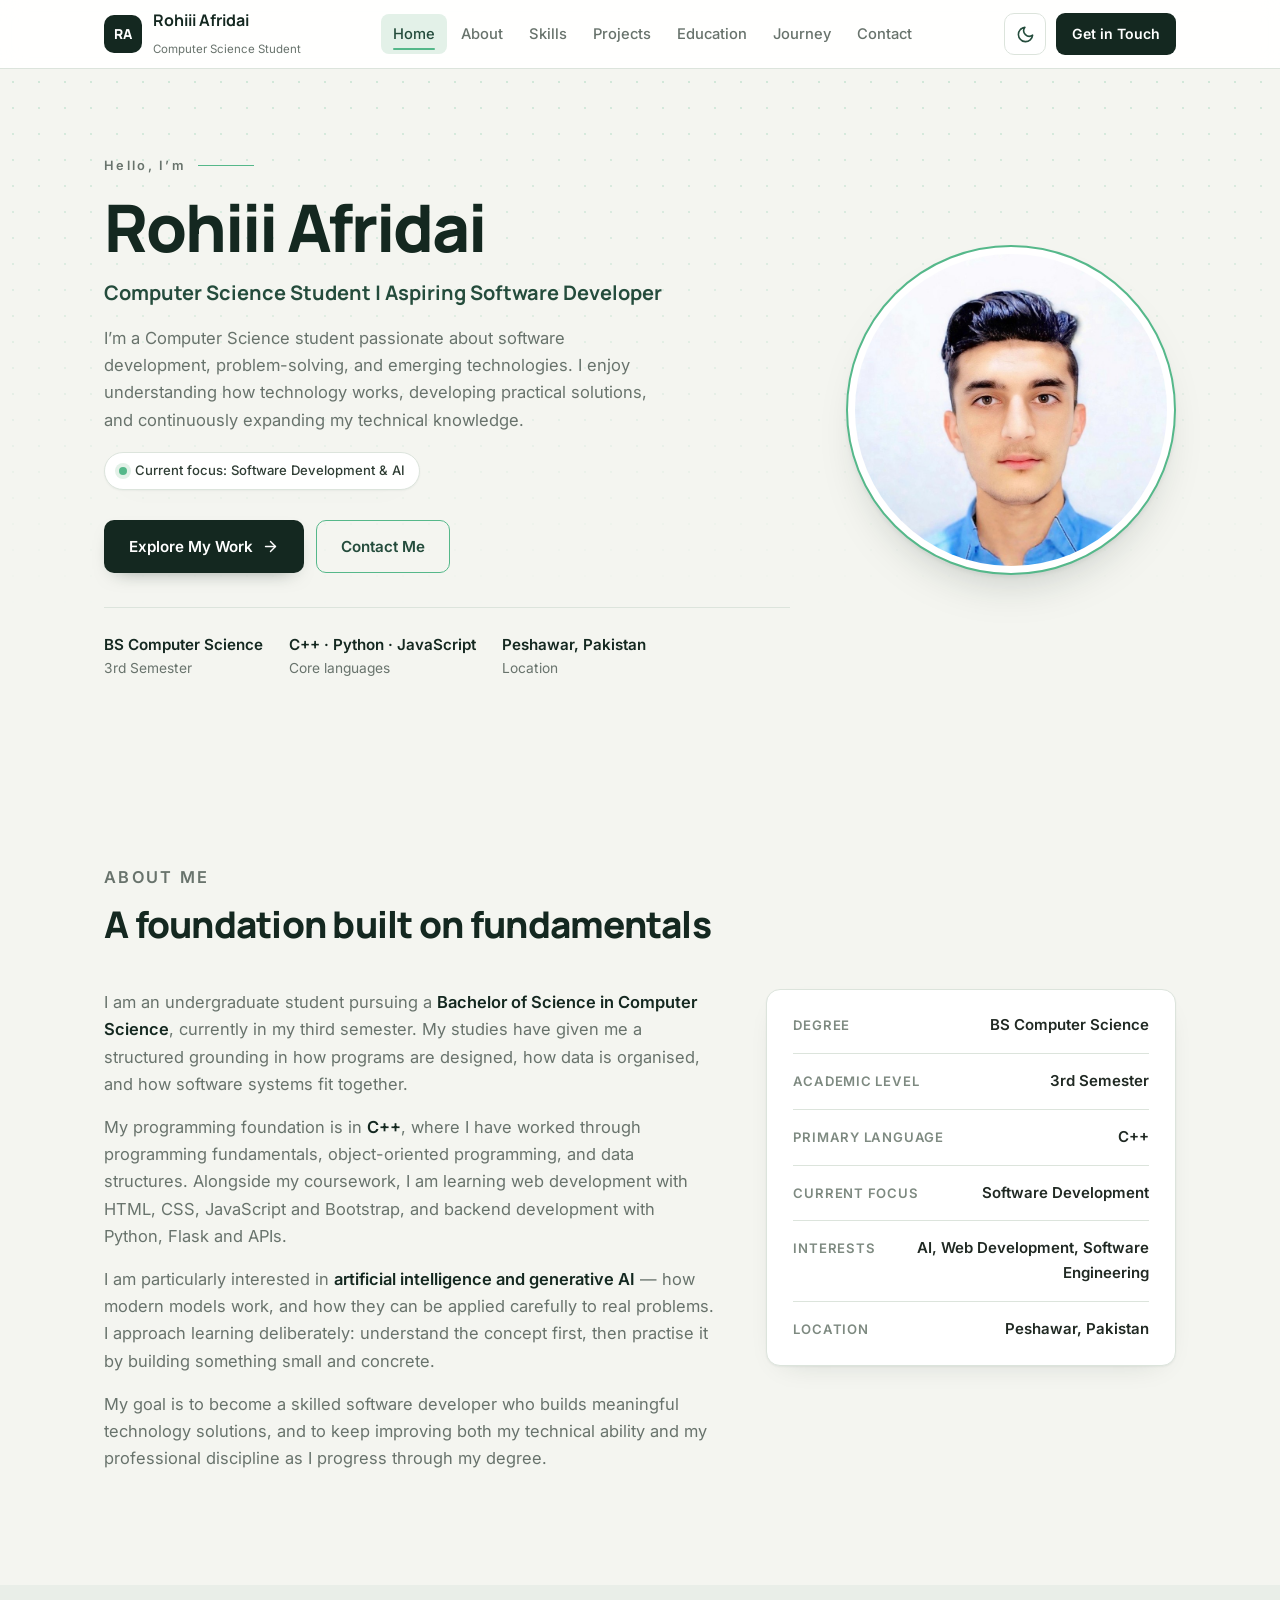
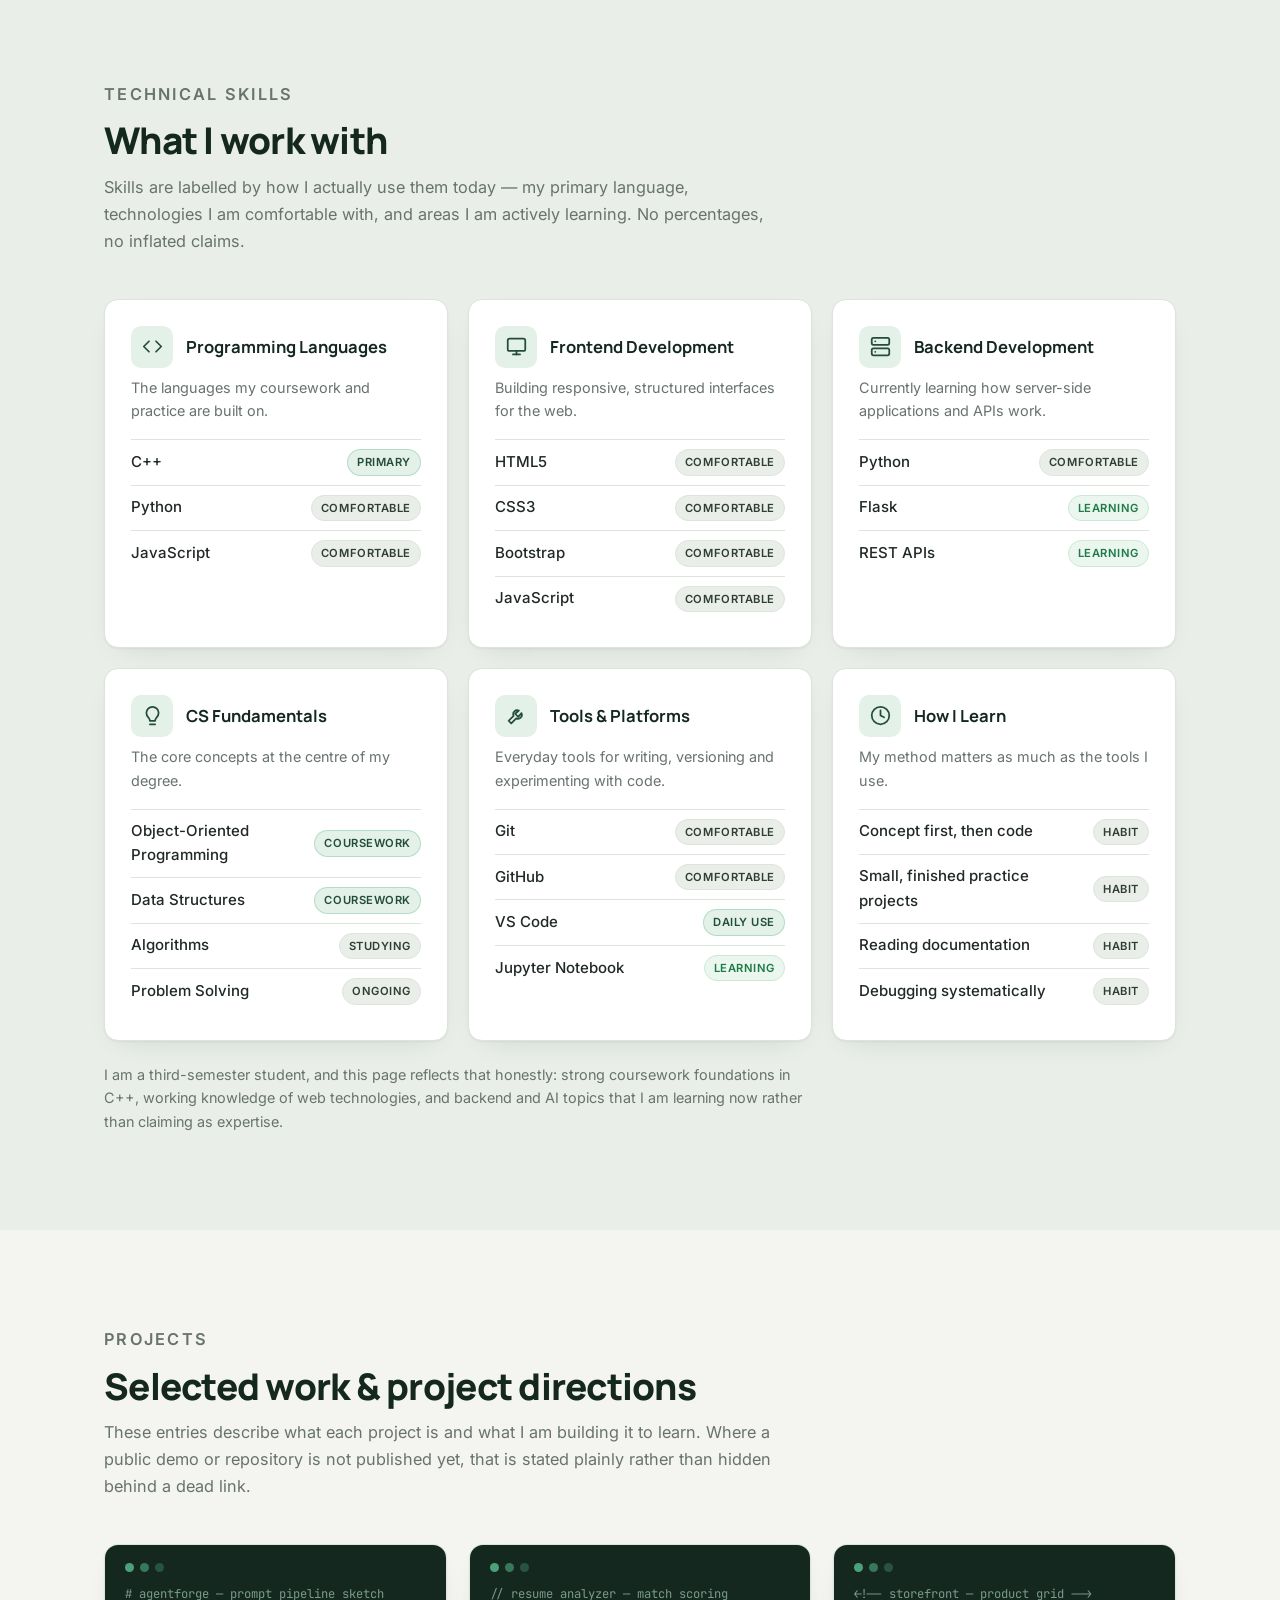
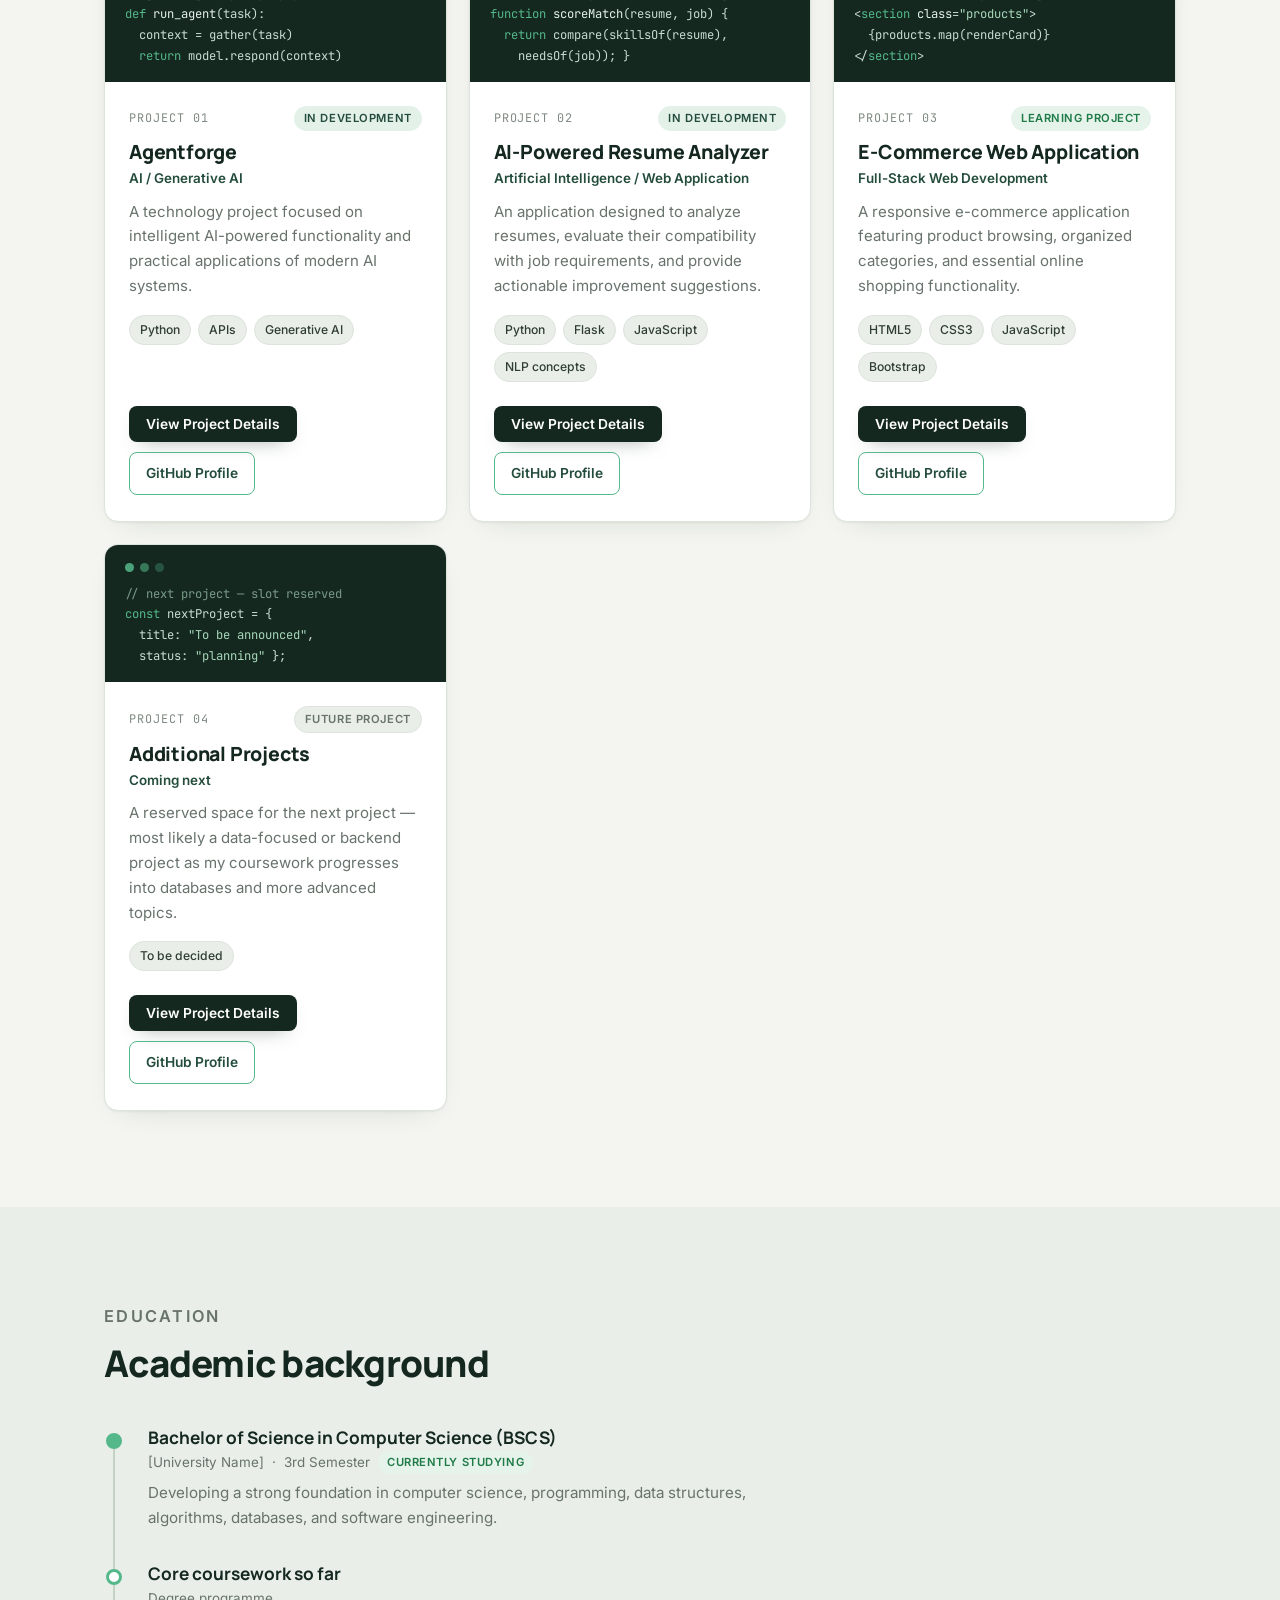
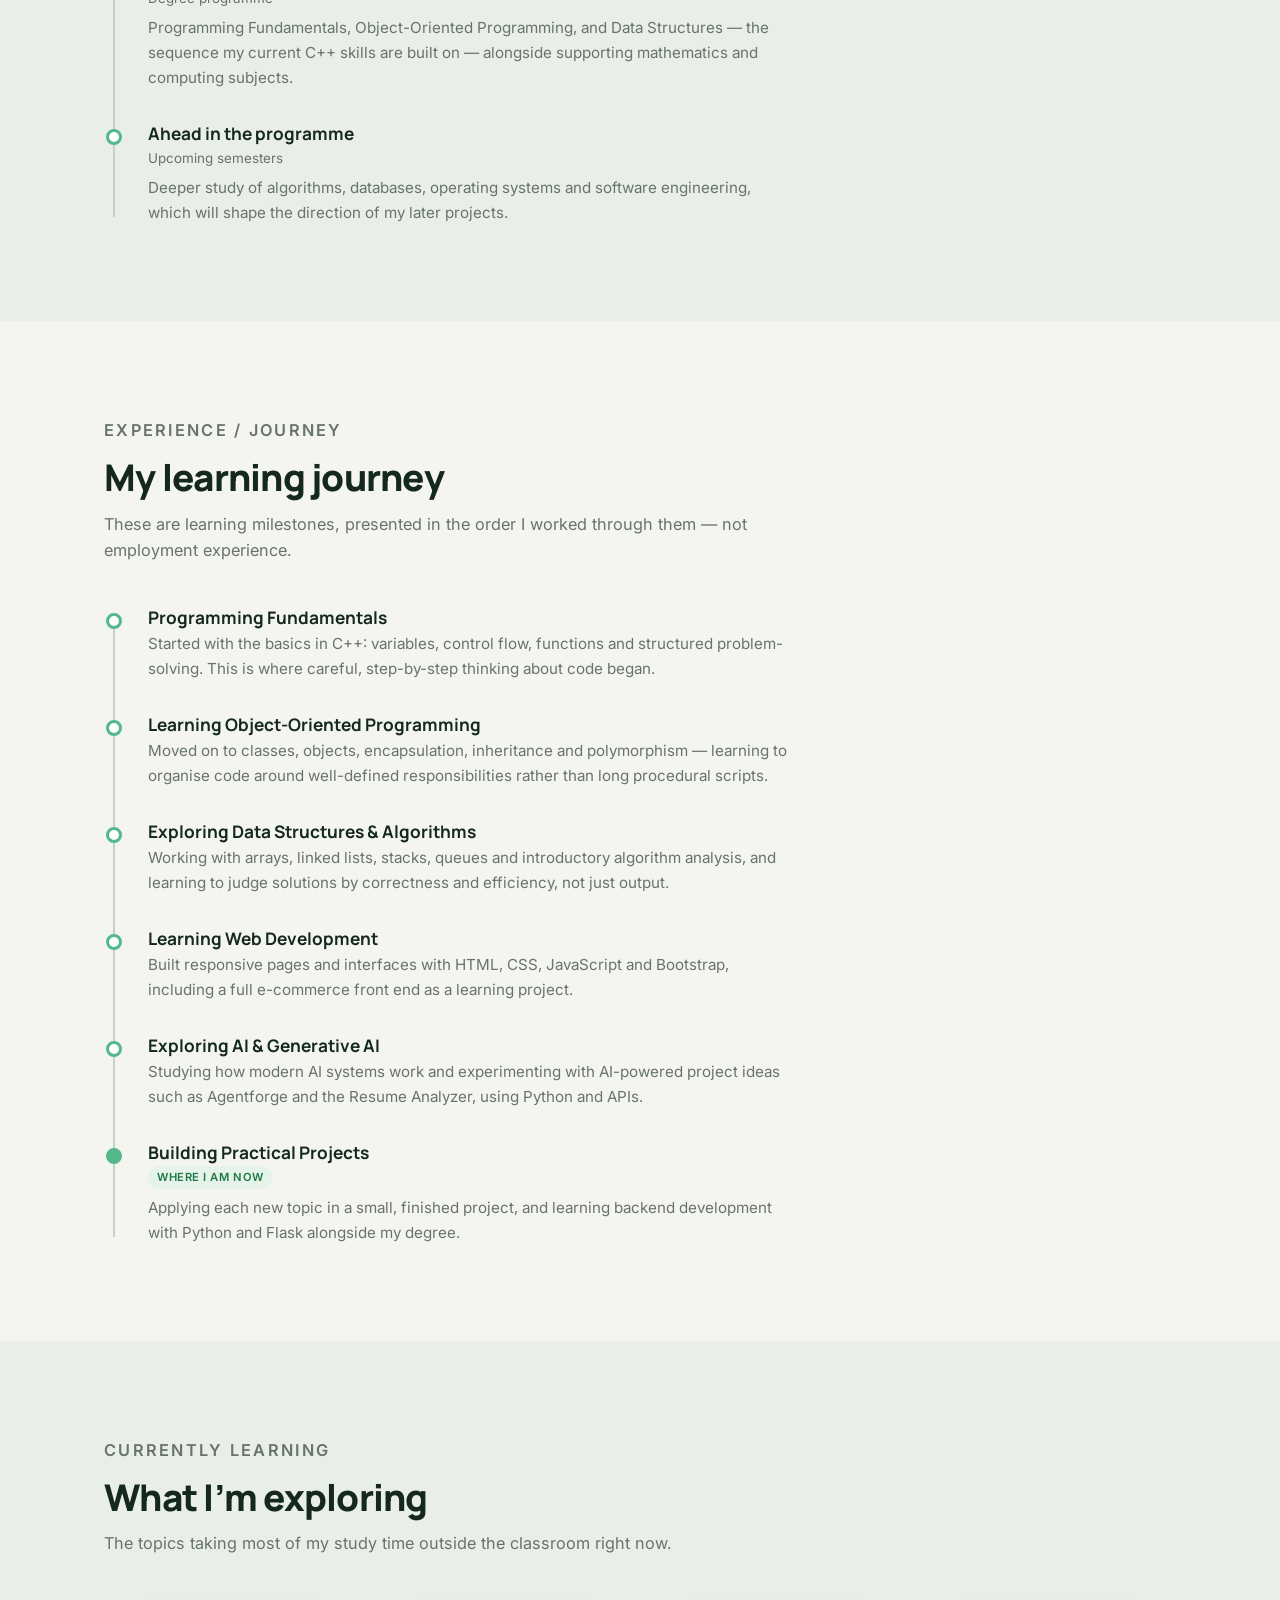
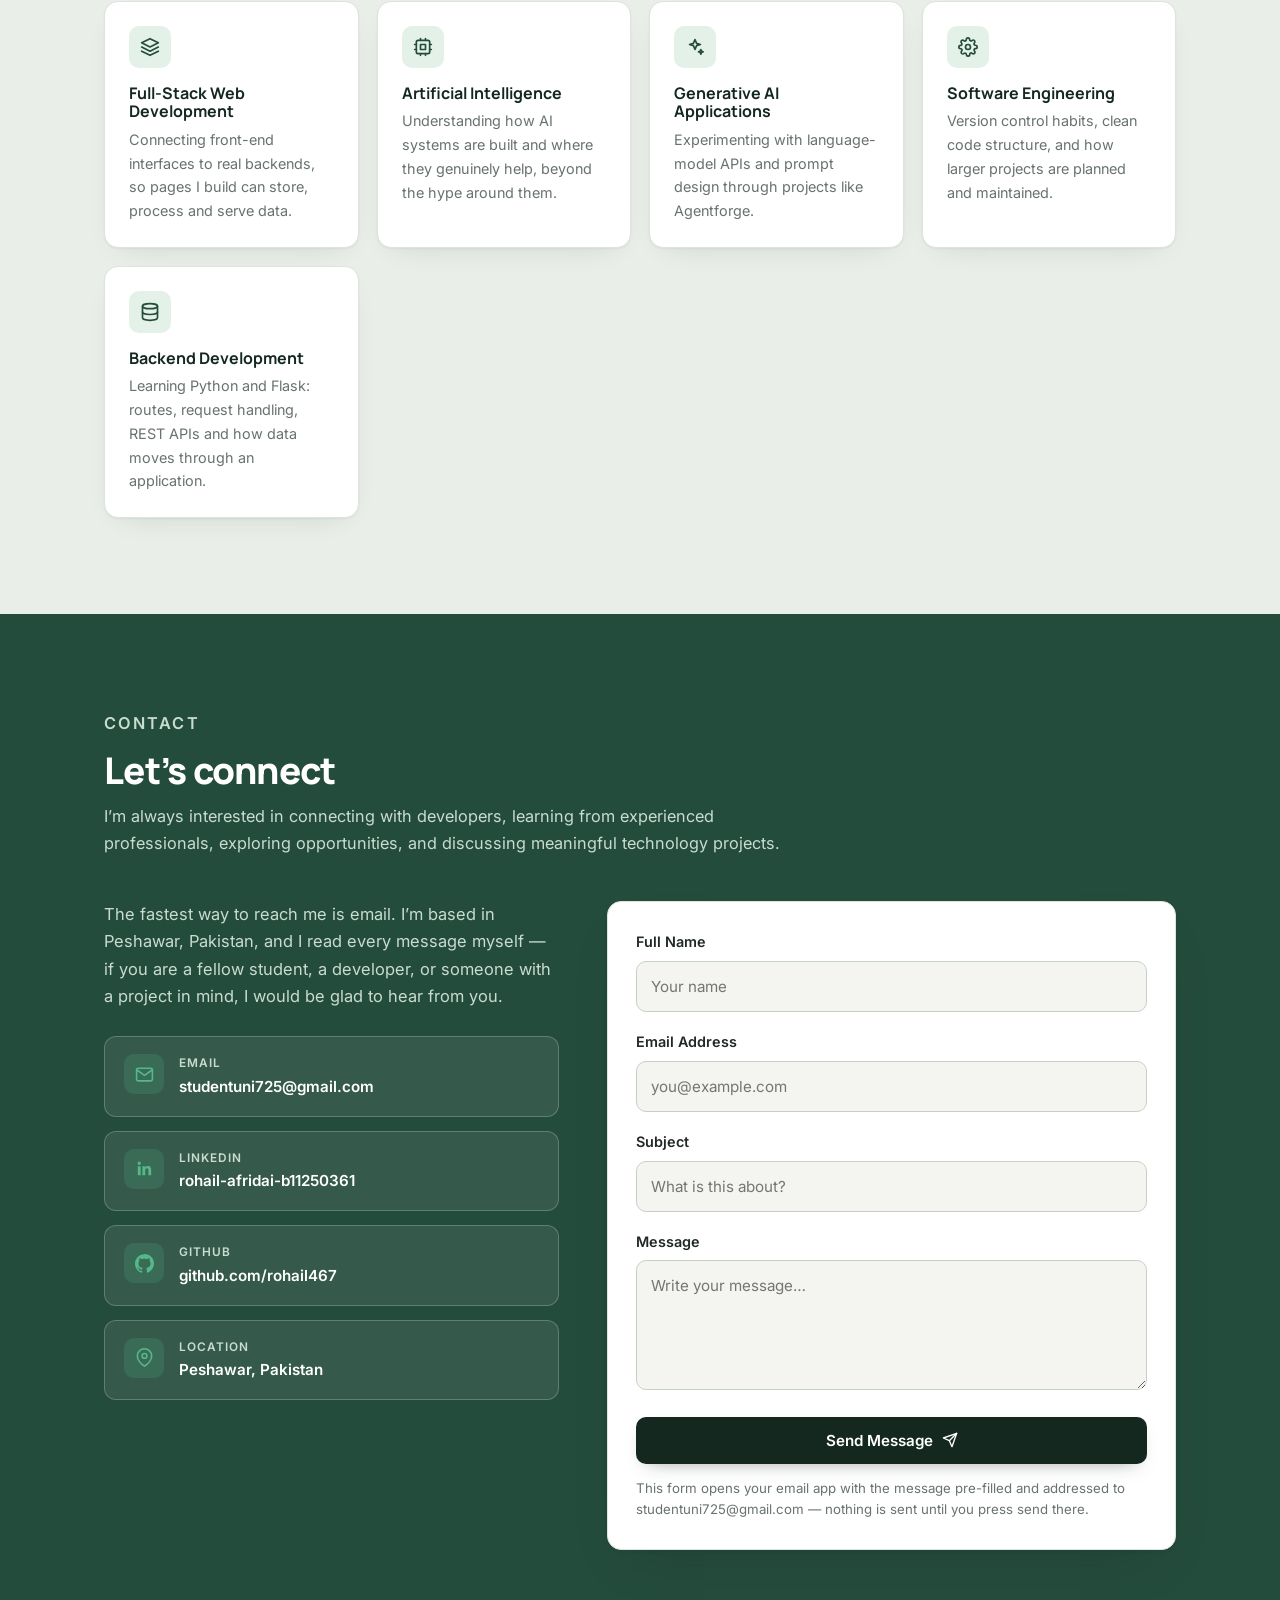
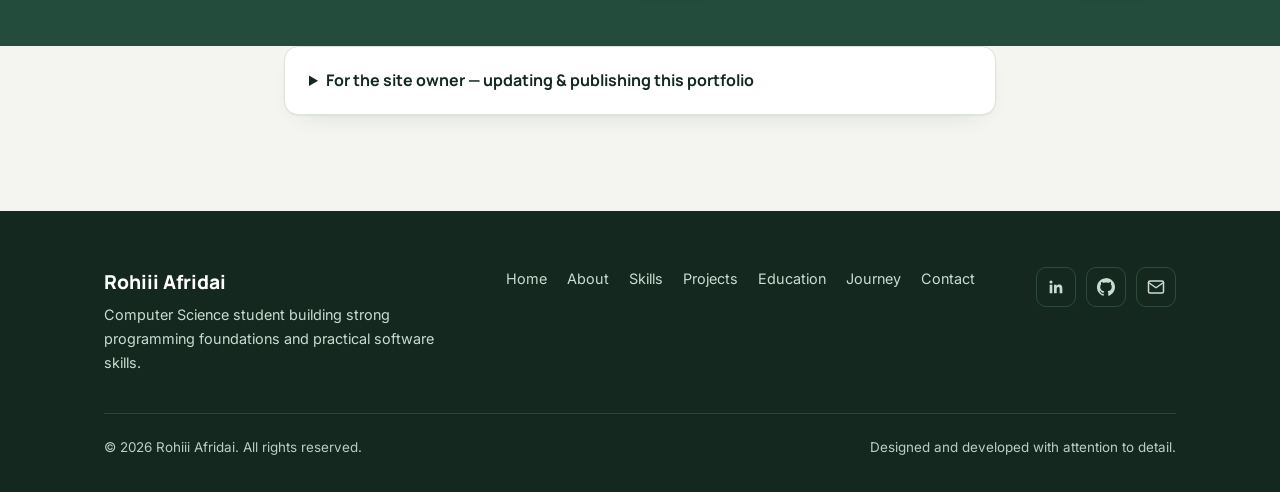
<file: emerald-portfolio-files/index.html>
<!doctype html>
<html lang="en">
<head>
<meta charset="utf-8" />
<meta name="viewport" content="width=device-width, initial-scale=1, viewport-fit=cover" />
<meta name="color-scheme" content="light dark" />
<script>(function(){try{var t=localStorage.getItem("portfolio-theme");if(t==="dark"||t==="light"){document.documentElement.setAttribute("data-theme",t);}else if(window.matchMedia&&window.matchMedia("(prefers-color-scheme: dark)").matches){document.documentElement.setAttribute("data-theme","dark");}else{document.documentElement.setAttribute("data-theme","light");}}catch(e){document.documentElement.setAttribute("data-theme","light");}})();</script>
<meta name="description" content="Rohiii Afridai — Computer Science student (BSCS, 3rd semester) and aspiring software developer based in Peshawar, Pakistan. Programming in C++, Python and JavaScript; exploring AI, web development and software engineering." />
<meta property="og:type" content="website" />
<meta property="og:title" content="Rohiii Afridai — Computer Science Student & Aspiring Software Developer" />
<meta property="og:description" content="Portfolio of Rohiii Afridai: programming foundations in C++, web development, backend learning with Python & Flask, and a growing interest in AI and Generative AI." />
<meta property="og:image" content="assets/images/portrait.jpg" />
<link rel="icon" href="data:image/svg+xml,%3Csvg xmlns='http://www.w3.org/2000/svg' viewBox='0 0 64 64'%3E%3Crect width='64' height='64' rx='14' fill='%23142820'/%3E%3Ctext x='32' y='42' font-family='Arial,sans-serif' font-size='26' font-weight='700' fill='white' text-anchor='middle'%3ERA%3C/text%3E%3C/svg%3E" />
<title>Rohiii Afridai — Computer Science Student & Aspiring Software Developer</title>
<link rel="preconnect" href="https://fonts.googleapis.com" />
<link rel="preconnect" href="https://fonts.gstatic.com" crossorigin />
<link href="https://fonts.googleapis.com/css2?family=Inter:wght@400;500;600&family=Manrope:wght@500;600;700;800&family=JetBrains+Mono:wght@400;500&display=swap" rel="stylesheet" />
<link rel="stylesheet" href="css/style.css" />
</head>
<body>

<header class="nav">
  <div class="wrap nav-inner">
    <a class="brand" href="#home" aria-label="Rohiii Afridai — home">
      <span class="brand-mark" aria-hidden="true">RA</span>
      <span><span class="brand-name">Rohiii Afridai</span><br /><span class="brand-sub">Computer Science Student</span></span>
    </a>
    <nav class="links" aria-label="Primary">
      <a href="#home" data-nav="home">Home</a>
      <a href="#about" data-nav="about">About</a>
      <a href="#skills" data-nav="skills">Skills</a>
      <a href="#projects" data-nav="projects">Projects</a>
      <a href="#education" data-nav="education">Education</a>
      <a href="#journey" data-nav="journey">Journey</a>
      <a href="#contact" data-nav="contact">Contact</a>
    </nav>
    <div class="nav-actions">
      <button class="theme-toggle" id="themeToggle" type="button" aria-label="Switch to dark mode" aria-pressed="false" title="Toggle dark mode">
        <svg class="icon-moon" width="19" height="19" viewBox="0 0 24 24" fill="none" stroke="currentColor" stroke-width="2" stroke-linecap="round" stroke-linejoin="round" aria-hidden="true"><path d="M21 12.79A9 9 0 1 1 11.21 3 7 7 0 0 0 21 12.79z"/></svg>
        <svg class="icon-sun" width="19" height="19" viewBox="0 0 24 24" fill="none" stroke="currentColor" stroke-width="2" stroke-linecap="round" stroke-linejoin="round" aria-hidden="true"><circle cx="12" cy="12" r="4"/><line x1="12" y1="2" x2="12" y2="4"/><line x1="12" y1="20" x2="12" y2="22"/><line x1="4.93" y1="4.93" x2="6.34" y2="6.34"/><line x1="17.66" y1="17.66" x2="19.07" y2="19.07"/><line x1="2" y1="12" x2="4" y2="12"/><line x1="20" y1="12" x2="22" y2="12"/><line x1="6.34" y1="17.66" x2="4.93" y2="19.07"/><line x1="19.07" y1="4.93" x2="17.66" y2="6.34"/></svg>
      </button>
      <a class="nav-cta" href="#contact">Get in Touch</a>
    </div>
    <button class="burger" id="burger" aria-label="Open menu" aria-expanded="false" aria-controls="mobileMenu">
      <svg width="22" height="22" viewBox="0 0 24 24" fill="none" stroke="currentColor" stroke-width="2" stroke-linecap="round"><line x1="4" y1="7" x2="20" y2="7"/><line x1="4" y1="12" x2="20" y2="12"/><line x1="4" y1="17" x2="20" y2="17"/></svg>
    </button>
  </div>
  <div class="mobile-menu" id="mobileMenu">
    <a href="#home" data-nav="home">Home</a>
    <a href="#about" data-nav="about">About</a>
    <a href="#skills" data-nav="skills">Skills</a>
    <a href="#projects" data-nav="projects">Projects</a>
    <a href="#education" data-nav="education">Education</a>
    <a href="#journey" data-nav="journey">Journey</a>
    <a href="#contact" data-nav="contact">Contact</a>
  </div>
</header>

<main>
<!-- ================= HERO ================= -->
<section class="hero" id="home">
  <div class="wrap hero-grid">
    <p class="h-eyebrow">Hello, I&rsquo;m</p>
    <h1 class="h-name">Rohiii Afridai</h1>
    <div class="h-photo">
      <div class="photo-ring">
        <img src="assets/images/portrait.jpg" alt="Portrait of Rohiii Afridai" width="800" height="1060" />
      </div>
    </div>
    <p class="h-role">Computer Science Student | Aspiring Software Developer</p>
    <div class="h-intro">
      <p>I&rsquo;m a Computer Science student passionate about software development, problem-solving, and emerging technologies. I enjoy understanding how technology works, developing practical solutions, and continuously expanding my technical knowledge.</p>
      <span class="focus-chip"><span class="focus-dot" aria-hidden="true"></span>Current focus: Software Development &amp; AI</span>
    </div>
    <div class="h-cta">
      <a class="btn btn-primary" href="#projects">Explore My Work
        <svg width="17" height="17" viewBox="0 0 24 24" fill="none" stroke="currentColor" stroke-width="2" stroke-linecap="round" stroke-linejoin="round"><line x1="5" y1="12" x2="19" y2="12"/><polyline points="12 5 19 12 12 19"/></svg>
      </a>
      <a class="btn btn-ghost" href="#contact">Contact Me</a>
    </div>
    <div class="h-meta">
      <div><strong>BS Computer Science</strong>3rd Semester</div>
      <div><strong>C++ · Python · JavaScript</strong>Core languages</div>
      <div><strong>Peshawar, Pakistan</strong>Location</div>
    </div>
  </div>
</section>

<!-- ================= ABOUT ================= -->
<section class="section" id="about">
  <div class="wrap">
    <div class="sec-head reveal">
      <p class="sec-label">About Me</p>
      <h2>A foundation built on fundamentals</h2>
    </div>
    <div class="about-grid">
      <div class="about-copy reveal">
        <p>I am an undergraduate student pursuing a <strong>Bachelor of Science in Computer Science</strong>, currently in my third semester. My studies have given me a structured grounding in how programs are designed, how data is organised, and how software systems fit together.</p>
        <p>My programming foundation is in <strong>C++</strong>, where I have worked through programming fundamentals, object-oriented programming, and data structures. Alongside my coursework, I am learning web development with HTML, CSS, JavaScript and Bootstrap, and backend development with Python, Flask and APIs.</p>
        <p>I am particularly interested in <strong>artificial intelligence and generative AI</strong> — how modern models work, and how they can be applied carefully to real problems. I approach learning deliberately: understand the concept first, then practise it by building something small and concrete.</p>
        <p>My goal is to become a skilled software developer who builds meaningful technology solutions, and to keep improving both my technical ability and my professional discipline as I progress through my degree.</p>
      </div>
      <aside class="info-panel reveal" aria-label="Quick facts">
        <dl>
          <div class="info-row"><dt>Degree</dt><dd>BS Computer Science</dd></div>
          <div class="info-row"><dt>Academic Level</dt><dd>3rd Semester</dd></div>
          <div class="info-row"><dt>Primary Language</dt><dd>C++</dd></div>
          <div class="info-row"><dt>Current Focus</dt><dd>Software Development</dd></div>
          <div class="info-row"><dt>Interests</dt><dd>AI, Web Development, Software Engineering</dd></div>
          <div class="info-row"><dt>Location</dt><dd>Peshawar, Pakistan</dd></div>
        </dl>
      </aside>
    </div>
  </div>
</section>

<!-- ================= SKILLS ================= -->
<section class="section alt" id="skills">
  <div class="wrap">
    <div class="sec-head reveal">
      <p class="sec-label">Technical Skills</p>
      <h2>What I work with</h2>
      <p>Skills are labelled by how I actually use them today — my primary language, technologies I am comfortable with, and areas I am actively learning. No percentages, no inflated claims.</p>
    </div>
    <div class="skills-grid">
      <article class="skill-card reveal">
        <div class="skill-head">
          <span class="skill-icon"><svg width="21" height="21" viewBox="0 0 24 24" fill="none" stroke="currentColor" stroke-width="2" stroke-linecap="round" stroke-linejoin="round"><polyline points="16 18 22 12 16 6"/><polyline points="8 6 2 12 8 18"/></svg></span>
          <h3>Programming Languages</h3>
        </div>
        <p>The languages my coursework and practice are built on.</p>
        <ul class="skill-list">
          <li>C++ <span class="level level-primary">Primary</span></li>
          <li>Python <span class="level level-solid">Comfortable</span></li>
          <li>JavaScript <span class="level level-solid">Comfortable</span></li>
        </ul>
      </article>

      <article class="skill-card reveal">
        <div class="skill-head">
          <span class="skill-icon"><svg width="21" height="21" viewBox="0 0 24 24" fill="none" stroke="currentColor" stroke-width="2" stroke-linecap="round" stroke-linejoin="round"><rect x="2" y="3" width="20" height="14" rx="2"/><line x1="8" y1="21" x2="16" y2="21"/><line x1="12" y1="17" x2="12" y2="21"/></svg></span>
          <h3>Frontend Development</h3>
        </div>
        <p>Building responsive, structured interfaces for the web.</p>
        <ul class="skill-list">
          <li>HTML5 <span class="level level-solid">Comfortable</span></li>
          <li>CSS3 <span class="level level-solid">Comfortable</span></li>
          <li>Bootstrap <span class="level level-solid">Comfortable</span></li>
          <li>JavaScript <span class="level level-solid">Comfortable</span></li>
        </ul>
      </article>

      <article class="skill-card reveal">
        <div class="skill-head">
          <span class="skill-icon"><svg width="21" height="21" viewBox="0 0 24 24" fill="none" stroke="currentColor" stroke-width="2" stroke-linecap="round" stroke-linejoin="round"><rect x="2" y="2" width="20" height="8" rx="2"/><rect x="2" y="14" width="20" height="8" rx="2"/><line x1="6" y1="6" x2="6.01" y2="6"/><line x1="6" y1="18" x2="6.01" y2="18"/></svg></span>
          <h3>Backend Development</h3>
        </div>
        <p>Currently learning how server-side applications and APIs work.</p>
        <ul class="skill-list">
          <li>Python <span class="level level-solid">Comfortable</span></li>
          <li>Flask <span class="level level-learning">Learning</span></li>
          <li>REST APIs <span class="level level-learning">Learning</span></li>
        </ul>
      </article>

      <article class="skill-card reveal">
        <div class="skill-head">
          <span class="skill-icon"><svg width="21" height="21" viewBox="0 0 24 24" fill="none" stroke="currentColor" stroke-width="2" stroke-linecap="round" stroke-linejoin="round"><path d="M12 2a7 7 0 0 1 7 7c0 2.4-1.2 4.2-2.6 5.6-.9.9-1.4 2.1-1.4 3.4H9c0-1.3-.5-2.5-1.4-3.4C6.2 13.2 5 11.4 5 9a7 7 0 0 1 7-7z"/><line x1="9" y1="22" x2="15" y2="22"/></svg></span>
          <h3>CS Fundamentals</h3>
        </div>
        <p>The core concepts at the centre of my degree.</p>
        <ul class="skill-list">
          <li>Object-Oriented Programming <span class="level level-primary">Coursework</span></li>
          <li>Data Structures <span class="level level-primary">Coursework</span></li>
          <li>Algorithms <span class="level level-solid">Studying</span></li>
          <li>Problem Solving <span class="level level-solid">Ongoing</span></li>
        </ul>
      </article>

      <article class="skill-card reveal">
        <div class="skill-head">
          <span class="skill-icon"><svg width="21" height="21" viewBox="0 0 24 24" fill="none" stroke="currentColor" stroke-width="2" stroke-linecap="round" stroke-linejoin="round"><path d="M14.7 6.3a4.5 4.5 0 0 0-6 6L3 18l3 3 5.7-5.7a4.5 4.5 0 0 0 6-6L14 13.5 10.5 10 14.7 6.3z"/></svg></span>
          <h3>Tools &amp; Platforms</h3>
        </div>
        <p>Everyday tools for writing, versioning and experimenting with code.</p>
        <ul class="skill-list">
          <li>Git <span class="level level-solid">Comfortable</span></li>
          <li>GitHub <span class="level level-solid">Comfortable</span></li>
          <li>VS Code <span class="level level-primary">Daily use</span></li>
          <li>Jupyter Notebook <span class="level level-learning">Learning</span></li>
        </ul>
      </article>

      <article class="skill-card reveal">
        <div class="skill-head">
          <span class="skill-icon"><svg width="21" height="21" viewBox="0 0 24 24" fill="none" stroke="currentColor" stroke-width="2" stroke-linecap="round" stroke-linejoin="round"><circle cx="12" cy="12" r="10"/><polyline points="12 6 12 12 16 14"/></svg></span>
          <h3>How I Learn</h3>
        </div>
        <p>My method matters as much as the tools I use.</p>
        <ul class="skill-list">
          <li>Concept first, then code <span class="level level-solid">Habit</span></li>
          <li>Small, finished practice projects <span class="level level-solid">Habit</span></li>
          <li>Reading documentation <span class="level level-solid">Habit</span></li>
          <li>Debugging systematically <span class="level level-solid">Habit</span></li>
        </ul>
      </article>
    </div>
    <p class="skills-note reveal">I am a third-semester student, and this page reflects that honestly: strong coursework foundations in C++, working knowledge of web technologies, and backend and AI topics that I am learning now rather than claiming as expertise.</p>
  </div>
</section>

<!-- ================= PROJECTS ================= -->
<section class="section" id="projects">
  <div class="wrap">
    <div class="sec-head reveal">
      <p class="sec-label">Projects</p>
      <h2>Selected work &amp; project directions</h2>
      <p>These entries describe what each project is and what I am building it to learn. Where a public demo or repository is not published yet, that is stated plainly rather than hidden behind a dead link.</p>
    </div>
    <div class="projects-grid">

      <article class="project-card reveal">
        <div class="code-window" aria-hidden="true">
          <div class="cw-bar"><span></span><span></span><span></span></div>
          <div><span class="c"># agentforge — prompt pipeline sketch</span></div>
          <div><span class="k">def</span> <span class="f">run_agent</span>(task):</div>
          <div>&nbsp;&nbsp;context = gather(task)</div>
          <div>&nbsp;&nbsp;<span class="k">return</span> model.respond(context)</div>
        </div>
        <div class="project-body">
          <div class="project-top"><span class="project-num">PROJECT 01</span><span class="status">In development</span></div>
          <h3>Agentforge</h3>
          <p class="project-cat">AI / Generative AI</p>
          <p class="project-desc">A technology project focused on intelligent AI-powered functionality and practical applications of modern AI systems.</p>
          <div class="tech-row"><span class="tech">Python</span><span class="tech">APIs</span><span class="tech">Generative AI</span></div>
          <div class="project-detail" id="detail-1">
            <strong>What this project is for:</strong>
            <ul>
              <li>Understanding how AI agents plan and carry out multi-step tasks.</li>
              <li>Practising API integration and structured prompting.</li>
              <li>Status: in development — a public demo link will be added when it is ready to show.</li>
            </ul>
          </div>
          <div class="project-actions">
            <button class="btn btn-primary btn-sm" data-toggle="detail-1" aria-expanded="false">View Project Details</button>
            <a class="btn btn-ghost btn-sm" href="https://github.com/rohail467" target="_blank" rel="noopener">GitHub Profile</a>
          </div>
        </div>
      </article>

      <article class="project-card reveal">
        <div class="code-window" aria-hidden="true">
          <div class="cw-bar"><span></span><span></span><span></span></div>
          <div><span class="c">// resume analyzer — match scoring</span></div>
          <div><span class="k">function</span> <span class="f">scoreMatch</span>(resume, job) {</div>
          <div>&nbsp;&nbsp;<span class="k">return</span> compare(skillsOf(resume),</div>
          <div>&nbsp;&nbsp;&nbsp;&nbsp;needsOf(job)); }</div>
        </div>
        <div class="project-body">
          <div class="project-top"><span class="project-num">PROJECT 02</span><span class="status">In development</span></div>
          <h3>AI-Powered Resume Analyzer</h3>
          <p class="project-cat">Artificial Intelligence / Web Application</p>
          <p class="project-desc">An application designed to analyze resumes, evaluate their compatibility with job requirements, and provide actionable improvement suggestions.</p>
          <div class="tech-row"><span class="tech">Python</span><span class="tech">Flask</span><span class="tech">JavaScript</span><span class="tech">NLP concepts</span></div>
          <div class="project-detail" id="detail-2">
            <strong>What this project is for:</strong>
            <ul>
              <li>Applying text analysis to a practical, everyday problem.</li>
              <li>Connecting a Flask backend to a simple web interface.</li>
              <li>Status: in development — repository link to be added on publication.</li>
            </ul>
          </div>
          <div class="project-actions">
            <button class="btn btn-primary btn-sm" data-toggle="detail-2" aria-expanded="false">View Project Details</button>
            <a class="btn btn-ghost btn-sm" href="https://github.com/rohail467" target="_blank" rel="noopener">GitHub Profile</a>
          </div>
        </div>
      </article>

      <article class="project-card reveal">
        <div class="code-window" aria-hidden="true">
          <div class="cw-bar"><span></span><span></span><span></span></div>
          <div><span class="c">&lt;!-- storefront — product grid --&gt;</span></div>
          <div>&lt;<span class="k">section</span> <span class="f">class</span>=<span class="s">"products"</span>&gt;</div>
          <div>&nbsp;&nbsp;{products.map(renderCard)}</div>
          <div>&lt;/<span class="k">section</span>&gt;</div>
        </div>
        <div class="project-body">
          <div class="project-top"><span class="project-num">PROJECT 03</span><span class="status done">Learning project</span></div>
          <h3>E-Commerce Web Application</h3>
          <p class="project-cat">Full-Stack Web Development</p>
          <p class="project-desc">A responsive e-commerce application featuring product browsing, organized categories, and essential online shopping functionality.</p>
          <div class="tech-row"><span class="tech">HTML5</span><span class="tech">CSS3</span><span class="tech">JavaScript</span><span class="tech">Bootstrap</span></div>
          <div class="project-detail" id="detail-3">
            <strong>What I practised with this build:</strong>
            <ul>
              <li>Responsive product layouts across phone, tablet and desktop.</li>
              <li>Category organisation, cart interactions and checkout flow structure.</li>
              <li>Keeping a larger front-end codebase organised and consistent.</li>
            </ul>
          </div>
          <div class="project-actions">
            <button class="btn btn-primary btn-sm" data-toggle="detail-3" aria-expanded="false">View Project Details</button>
            <a class="btn btn-ghost btn-sm" href="https://github.com/rohail467" target="_blank" rel="noopener">GitHub Profile</a>
          </div>
        </div>
      </article>

      <article class="project-card reveal">
        <div class="code-window" aria-hidden="true">
          <div class="cw-bar"><span></span><span></span><span></span></div>
          <div><span class="c">// next project — slot reserved</span></div>
          <div><span class="k">const</span> nextProject = {</div>
          <div>&nbsp;&nbsp;title: <span class="s">"To be announced"</span>,</div>
          <div>&nbsp;&nbsp;status: <span class="s">"planning"</span> };</div>
        </div>
        <div class="project-body">
          <div class="project-top"><span class="project-num">PROJECT 04</span><span class="status future">Future project</span></div>
          <h3>Additional Projects</h3>
          <p class="project-cat">Coming next</p>
          <p class="project-desc">A reserved space for the next project — most likely a data-focused or backend project as my coursework progresses into databases and more advanced topics.</p>
          <div class="tech-row"><span class="tech">To be decided</span></div>
          <div class="project-detail" id="detail-4">
            <strong>How this slot will be used:</strong>
            <ul>
              <li>Each finished project will get its own description, technology list and links here.</li>
              <li>Only work that actually exists will be presented as finished.</li>
            </ul>
          </div>
          <div class="project-actions">
            <button class="btn btn-primary btn-sm" data-toggle="detail-4" aria-expanded="false">View Project Details</button>
            <a class="btn btn-ghost btn-sm" href="https://github.com/rohail467" target="_blank" rel="noopener">GitHub Profile</a>
          </div>
        </div>
      </article>

    </div>
  </div>
</section>

<!-- ================= EDUCATION ================= -->
<section class="section alt" id="education">
  <div class="wrap">
    <div class="sec-head reveal">
      <p class="sec-label">Education</p>
      <h2>Academic background</h2>
    </div>
    <div class="timeline reveal">
      <div class="tl-item current">
        <span class="tl-dot" aria-hidden="true"></span>
        <h3>Bachelor of Science in Computer Science (BSCS)</h3>
        <div class="tl-meta"><span>[University Name]</span><span aria-hidden="true">·</span><span>3rd Semester</span><span class="tl-badge">Currently Studying</span></div>
        <p>Developing a strong foundation in computer science, programming, data structures, algorithms, databases, and software engineering.</p>
      </div>
      <div class="tl-item">
        <span class="tl-dot" aria-hidden="true"></span>
        <h3>Core coursework so far</h3>
        <div class="tl-meta"><span>Degree programme</span></div>
        <p>Programming Fundamentals, Object-Oriented Programming, and Data Structures — the sequence my current C++ skills are built on — alongside supporting mathematics and computing subjects.</p>
      </div>
      <div class="tl-item">
        <span class="tl-dot" aria-hidden="true"></span>
        <h3>Ahead in the programme</h3>
        <div class="tl-meta"><span>Upcoming semesters</span></div>
        <p>Deeper study of algorithms, databases, operating systems and software engineering, which will shape the direction of my later projects.</p>
      </div>
    </div>
  </div>
</section>

<!-- ================= JOURNEY ================= -->
<section class="section" id="journey">
  <div class="wrap">
    <div class="sec-head reveal">
      <p class="sec-label">Experience / Journey</p>
      <h2>My learning journey</h2>
      <p>These are learning milestones, presented in the order I worked through them — not employment experience.</p>
    </div>
    <div class="timeline reveal">
      <div class="tl-item">
        <span class="tl-dot" aria-hidden="true"></span>
        <h3>Programming Fundamentals</h3>
        <p>Started with the basics in C++: variables, control flow, functions and structured problem-solving. This is where careful, step-by-step thinking about code began.</p>
      </div>
      <div class="tl-item">
        <span class="tl-dot" aria-hidden="true"></span>
        <h3>Learning Object-Oriented Programming</h3>
        <p>Moved on to classes, objects, encapsulation, inheritance and polymorphism — learning to organise code around well-defined responsibilities rather than long procedural scripts.</p>
      </div>
      <div class="tl-item">
        <span class="tl-dot" aria-hidden="true"></span>
        <h3>Exploring Data Structures &amp; Algorithms</h3>
        <p>Working with arrays, linked lists, stacks, queues and introductory algorithm analysis, and learning to judge solutions by correctness and efficiency, not just output.</p>
      </div>
      <div class="tl-item">
        <span class="tl-dot" aria-hidden="true"></span>
        <h3>Learning Web Development</h3>
        <p>Built responsive pages and interfaces with HTML, CSS, JavaScript and Bootstrap, including a full e-commerce front end as a learning project.</p>
      </div>
      <div class="tl-item">
        <span class="tl-dot" aria-hidden="true"></span>
        <h3>Exploring AI &amp; Generative AI</h3>
        <p>Studying how modern AI systems work and experimenting with AI-powered project ideas such as Agentforge and the Resume Analyzer, using Python and APIs.</p>
      </div>
      <div class="tl-item current">
        <span class="tl-dot" aria-hidden="true"></span>
        <h3>Building Practical Projects</h3>
        <div class="tl-meta"><span class="tl-badge">Where I am now</span></div>
        <p>Applying each new topic in a small, finished project, and learning backend development with Python and Flask alongside my degree.</p>
      </div>
    </div>
  </div>
</section>

<!-- ================= EXPLORING ================= -->
<section class="section alt" id="exploring">
  <div class="wrap">
    <div class="sec-head reveal">
      <p class="sec-label">Currently Learning</p>
      <h2>What I&rsquo;m exploring</h2>
      <p>The topics taking most of my study time outside the classroom right now.</p>
    </div>
    <div class="explore-grid">
      <article class="explore-card reveal">
        <span class="skill-icon"><svg width="20" height="20" viewBox="0 0 24 24" fill="none" stroke="currentColor" stroke-width="2" stroke-linecap="round" stroke-linejoin="round"><polygon points="12 2 2 7 12 12 22 7 12 2"/><polyline points="2 17 12 22 22 17"/><polyline points="2 12 12 17 22 12"/></svg></span>
        <h3>Full-Stack Web Development</h3>
        <p>Connecting front-end interfaces to real backends, so pages I build can store, process and serve data.</p>
      </article>
      <article class="explore-card reveal">
        <span class="skill-icon"><svg width="20" height="20" viewBox="0 0 24 24" fill="none" stroke="currentColor" stroke-width="2" stroke-linecap="round" stroke-linejoin="round"><rect x="4" y="4" width="16" height="16" rx="2"/><rect x="9" y="9" width="6" height="6"/><line x1="9" y1="2" x2="9" y2="4"/><line x1="15" y1="2" x2="15" y2="4"/><line x1="9" y1="20" x2="9" y2="22"/><line x1="15" y1="20" x2="15" y2="22"/><line x1="2" y1="9" x2="4" y2="9"/><line x1="2" y1="15" x2="4" y2="15"/><line x1="20" y1="9" x2="22" y2="9"/><line x1="20" y1="15" x2="22" y2="15"/></svg></span>
        <h3>Artificial Intelligence</h3>
        <p>Understanding how AI systems are built and where they genuinely help, beyond the hype around them.</p>
      </article>
      <article class="explore-card reveal">
        <span class="skill-icon"><svg width="20" height="20" viewBox="0 0 24 24" fill="none" stroke="currentColor" stroke-width="2" stroke-linecap="round" stroke-linejoin="round"><path d="M12 3l1.9 4.6L18.5 9l-4.6 1.4L12 15l-1.9-4.6L5.5 9l4.6-1.4L12 3z"/><path d="M19 15l.8 2 2 .8-2 .8-.8 2-.8-2-2-.8 2-.8.8-2z"/></svg></span>
        <h3>Generative AI Applications</h3>
        <p>Experimenting with language-model APIs and prompt design through projects like Agentforge.</p>
      </article>
      <article class="explore-card reveal">
        <span class="skill-icon"><svg width="20" height="20" viewBox="0 0 24 24" fill="none" stroke="currentColor" stroke-width="2" stroke-linecap="round" stroke-linejoin="round"><circle cx="12" cy="12" r="3"/><path d="M19.4 15a1.65 1.65 0 0 0 .33 1.82l.06.06a2 2 0 1 1-2.83 2.83l-.06-.06a1.65 1.65 0 0 0-1.82-.33 1.65 1.65 0 0 0-1 1.51V21a2 2 0 1 1-4 0v-.09a1.65 1.65 0 0 0-1-1.51 1.65 1.65 0 0 0-1.82.33l-.06.06a2 2 0 1 1-2.83-2.83l.06-.06a1.65 1.65 0 0 0 .33-1.82 1.65 1.65 0 0 0-1.51-1H3a2 2 0 1 1 0-4h.09a1.65 1.65 0 0 0 1.51-1 1.65 1.65 0 0 0-.33-1.82l-.06-.06a2 2 0 1 1 2.83-2.83l.06.06a1.65 1.65 0 0 0 1.82.33h.01a1.65 1.65 0 0 0 1-1.51V3a2 2 0 1 1 4 0v.09a1.65 1.65 0 0 0 1 1.51h.01a1.65 1.65 0 0 0 1.82-.33l.06-.06a2 2 0 1 1 2.83 2.83l-.06.06a1.65 1.65 0 0 0-.33 1.82v.01a1.65 1.65 0 0 0 1.51 1H21a2 2 0 1 1 0 4h-.09a1.65 1.65 0 0 0-1.51 1z"/></svg></span>
        <h3>Software Engineering</h3>
        <p>Version control habits, clean code structure, and how larger projects are planned and maintained.</p>
      </article>
      <article class="explore-card reveal">
        <span class="skill-icon"><svg width="20" height="20" viewBox="0 0 24 24" fill="none" stroke="currentColor" stroke-width="2" stroke-linecap="round" stroke-linejoin="round"><ellipse cx="12" cy="5" rx="9" ry="3"/><path d="M21 12c0 1.66-4 3-9 3s-9-1.34-9-3"/><path d="M3 5v14c0 1.66 4 3 9 3s9-1.34 9-3V5"/></svg></span>
        <h3>Backend Development</h3>
        <p>Learning Python and Flask: routes, request handling, REST APIs and how data moves through an application.</p>
      </article>
    </div>
  </div>
</section>

<!-- ================= CONTACT ================= -->
<section class="section contact-section" id="contact">
  <div class="wrap">
    <div class="sec-head reveal">
      <p class="sec-label">Contact</p>
      <h2>Let&rsquo;s connect</h2>
      <p>I&rsquo;m always interested in connecting with developers, learning from experienced professionals, exploring opportunities, and discussing meaningful technology projects.</p>
    </div>
    <div class="contact-grid">
      <div class="reveal">
        <p class="contact-intro">The fastest way to reach me is email. I&rsquo;m based in Peshawar, Pakistan, and I read every message myself — if you are a fellow student, a developer, or someone with a project in mind, I would be glad to hear from you.</p>
        <div class="contact-list">
          <a class="contact-item" href="mailto:studentuni725@gmail.com">
            <span class="skill-icon"><svg width="19" height="19" viewBox="0 0 24 24" fill="none" stroke="currentColor" stroke-width="2" stroke-linecap="round" stroke-linejoin="round"><path d="M4 4h16c1.1 0 2 .9 2 2v12c0 1.1-.9 2-2 2H4c-1.1 0-2-.9-2-2V6c0-1.1.9-2 2-2z"/><polyline points="22,6 12,13 2,6"/></svg></span>
            <span><small>Email</small><span>studentuni725@gmail.com</span></span>
          </a>
          <a class="contact-item" href="https://www.linkedin.com/in/rohail-afridai-b11250361" target="_blank" rel="noopener">
            <span class="skill-icon"><svg width="19" height="19" viewBox="0 0 24 24" fill="currentColor"><path d="M20.45 20.45h-3.55v-5.57c0-1.33-.03-3.04-1.85-3.04-1.86 0-2.14 1.45-2.14 2.94v5.67H9.35V9h3.41v1.56h.05c.47-.9 1.63-1.85 3.36-1.85 3.6 0 4.27 2.37 4.27 5.45v6.29zM5.34 7.43a2.06 2.06 0 1 1 0-4.12 2.06 2.06 0 0 1 0 4.12zM7.12 20.45H3.55V9h3.57v11.45z"/></svg></span>
            <span><small>LinkedIn</small><span>rohail-afridai-b11250361</span></span>
          </a>
          <a class="contact-item" href="https://github.com/rohail467" target="_blank" rel="noopener">
            <span class="skill-icon"><svg width="19" height="19" viewBox="0 0 24 24" fill="currentColor"><path d="M12 .297c-6.63 0-12 5.373-12 12 0 5.303 3.438 9.8 8.205 11.385.6.113.82-.258.82-.577 0-.285-.01-1.04-.015-2.04-3.338.724-4.042-1.61-4.042-1.61C4.422 18.07 3.633 17.7 3.633 17.7c-1.087-.744.084-.729.084-.729 1.205.084 1.838 1.236 1.838 1.236 1.07 1.835 2.809 1.305 3.495.998.108-.776.417-1.305.76-1.605-2.665-.3-5.466-1.332-5.466-5.93 0-1.31.465-2.38 1.235-3.22-.135-.303-.54-1.523.105-3.176 0 0 1.005-.322 3.3 1.23.96-.267 1.98-.399 3-.405 1.02.006 2.04.138 3 .405 2.28-1.552 3.285-1.23 3.285-1.23.645 1.653.24 2.873.12 3.176.765.84 1.23 1.91 1.23 3.22 0 4.61-2.805 5.625-5.475 5.92.42.36.81 1.096.81 2.22 0 1.606-.015 2.896-.015 3.286 0 .315.21.69.825.57C20.565 21.795 24 17.298 24 12c0-6.627-5.373-12-12-12"/></svg></span>
            <span><small>GitHub</small><span>github.com/rohail467</span></span>
          </a>
          <div class="contact-item" aria-label="Location">
            <span class="skill-icon"><svg width="19" height="19" viewBox="0 0 24 24" fill="none" stroke="currentColor" stroke-width="2" stroke-linecap="round" stroke-linejoin="round"><path d="M21 10c0 7-9 13-9 13s-9-6-9-13a9 9 0 0 1 18 0z"/><circle cx="12" cy="10" r="3"/></svg></span>
            <span><small>Location</small><span>Peshawar, Pakistan</span></span>
          </div>
        </div>
      </div>

      <form class="contact-form reveal" id="contactForm" novalidate>
        <div class="form-status" id="formStatus" role="status" aria-live="polite"></div>
        <div class="field" id="f-name">
          <label for="inputName">Full Name</label>
          <input type="text" id="inputName" name="name" autocomplete="name" placeholder="Your name" />
          <p class="error">Please enter your full name (at least 2 characters).</p>
        </div>
        <div class="field" id="f-email">
          <label for="inputEmail">Email Address</label>
          <input type="email" id="inputEmail" name="email" autocomplete="email" placeholder="you@example.com" />
          <p class="error">Please enter a valid email address.</p>
        </div>
        <div class="field" id="f-subject">
          <label for="inputSubject">Subject</label>
          <input type="text" id="inputSubject" name="subject" placeholder="What is this about?" />
          <p class="error">Please add a subject (at least 3 characters).</p>
        </div>
        <div class="field" id="f-message">
          <label for="inputMessage">Message</label>
          <textarea id="inputMessage" name="message" placeholder="Write your message…"></textarea>
          <p class="error">Please write a message of at least 10 characters.</p>
        </div>
        <button type="submit" class="btn btn-primary" style="width:100%;justify-content:center">
          Send Message
          <svg width="16" height="16" viewBox="0 0 24 24" fill="none" stroke="currentColor" stroke-width="2" stroke-linecap="round" stroke-linejoin="round"><line x1="22" y1="2" x2="11" y2="13"/><polygon points="22 2 15 22 11 13 2 9 22 2"/></svg>
        </button>
        <p class="form-note">This form opens your email app with the message pre-filled and addressed to studentuni725@gmail.com — nothing is sent until you press send there.</p>
      </form>
    </div>
  </div>
</section>

<!-- ================= OWNER NOTES ================= -->
<section class="section" style="padding-top:0" aria-label="Notes for the site owner">
  <div class="wrap owner-notes reveal">
    <details>
      <summary>For the site owner — updating &amp; publishing this portfolio</summary>
      <div class="notes-body">
        <p><strong>To update personal details:</strong> open <code>index.html</code> and edit the text directly — the name, email, LinkedIn and GitHub links appear in the hero, contact section and footer. The one remaining placeholder is the university name, shown as <code>[University Name]</code> in the Education section; replace it there when ready.</p>
        <ul>
          <li><strong>Photo:</strong> replace <code>assets/profile.jpg</code> with a new portrait, keeping the same file name.</li>
          <li><strong>Project links:</strong> in each project card, replace the “GitHub Profile” button link with the specific repository URL once the project is published.</li>
          <li><strong>Running locally:</strong> open <code>index.html</code> in any browser — no server or build step is needed.</li>
          <li><strong>Publishing:</strong> upload <code>index.html</code> and the <code>assets</code> folder to GitHub Pages, Netlify or Vercel (drag-and-drop works on Netlify).</li>
        </ul>
      </div>
    </details>
  </div>
</section>
</main>

<!-- ================= FOOTER ================= -->
<footer>
  <div class="wrap">
    <div class="f-grid">
      <div>
        <p class="f-name">Rohiii Afridai</p>
        <p class="f-tag">Computer Science student building strong programming foundations and practical software skills.</p>
      </div>
      <nav aria-label="Footer">
        <a href="#home">Home</a><a href="#about">About</a><a href="#skills">Skills</a><a href="#projects">Projects</a><a href="#education">Education</a><a href="#journey">Journey</a><a href="#contact">Contact</a>
      </nav>
      <div class="f-social">
        <a href="https://www.linkedin.com/in/rohail-afridai-b11250361" target="_blank" rel="noopener" aria-label="LinkedIn profile"><svg width="18" height="18" viewBox="0 0 24 24" fill="currentColor"><path d="M20.45 20.45h-3.55v-5.57c0-1.33-.03-3.04-1.85-3.04-1.86 0-2.14 1.45-2.14 2.94v5.67H9.35V9h3.41v1.56h.05c.47-.9 1.63-1.85 3.36-1.85 3.6 0 4.27 2.37 4.27 5.45v6.29zM5.34 7.43a2.06 2.06 0 1 1 0-4.12 2.06 2.06 0 0 1 0 4.12zM7.12 20.45H3.55V9h3.57v11.45z"/></svg></a>
        <a href="https://github.com/rohail467" target="_blank" rel="noopener" aria-label="GitHub profile"><svg width="18" height="18" viewBox="0 0 24 24" fill="currentColor"><path d="M12 .297c-6.63 0-12 5.373-12 12 0 5.303 3.438 9.8 8.205 11.385.6.113.82-.258.82-.577 0-.285-.01-1.04-.015-2.04-3.338.724-4.042-1.61-4.042-1.61C4.422 18.07 3.633 17.7 3.633 17.7c-1.087-.744.084-.729.084-.729 1.205.084 1.838 1.236 1.838 1.236 1.07 1.835 2.809 1.305 3.495.998.108-.776.417-1.305.76-1.605-2.665-.3-5.466-1.332-5.466-5.93 0-1.31.465-2.38 1.235-3.22-.135-.303-.54-1.523.105-3.176 0 0 1.005-.322 3.3 1.23.96-.267 1.98-.399 3-.405 1.02.006 2.04.138 3 .405 2.28-1.552 3.285-1.23 3.285-1.23.645 1.653.24 2.873.12 3.176.765.84 1.23 1.91 1.23 3.22 0 4.61-2.805 5.625-5.475 5.92.42.36.81 1.096.81 2.22 0 1.606-.015 2.896-.015 3.286 0 .315.21.69.825.57C20.565 21.795 24 17.298 24 12c0-6.627-5.373-12-12-12"/></svg></a>
        <a href="mailto:studentuni725@gmail.com" aria-label="Send email"><svg width="18" height="18" viewBox="0 0 24 24" fill="none" stroke="currentColor" stroke-width="2" stroke-linecap="round" stroke-linejoin="round"><path d="M4 4h16c1.1 0 2 .9 2 2v12c0 1.1-.9 2-2 2H4c-1.1 0-2-.9-2-2V6c0-1.1.9-2 2-2z"/><polyline points="22,6 12,13 2,6"/></svg></a>
      </div>
    </div>
    <div class="f-bottom">
      <span>© <span id="year"></span> Rohiii Afridai. All rights reserved.</span>
      <span>Designed and developed with attention to detail.</span>
    </div>
  </div>
</footer>

<button class="to-top" id="toTop" aria-label="Back to top">
  <svg width="19" height="19" viewBox="0 0 24 24" fill="none" stroke="currentColor" stroke-width="2" stroke-linecap="round" stroke-linejoin="round"><line x1="12" y1="19" x2="12" y2="5"/><polyline points="5 12 12 5 19 12"/></svg>
</button>

<script src="js/script.js"></script>
</body>
</html>
</file>
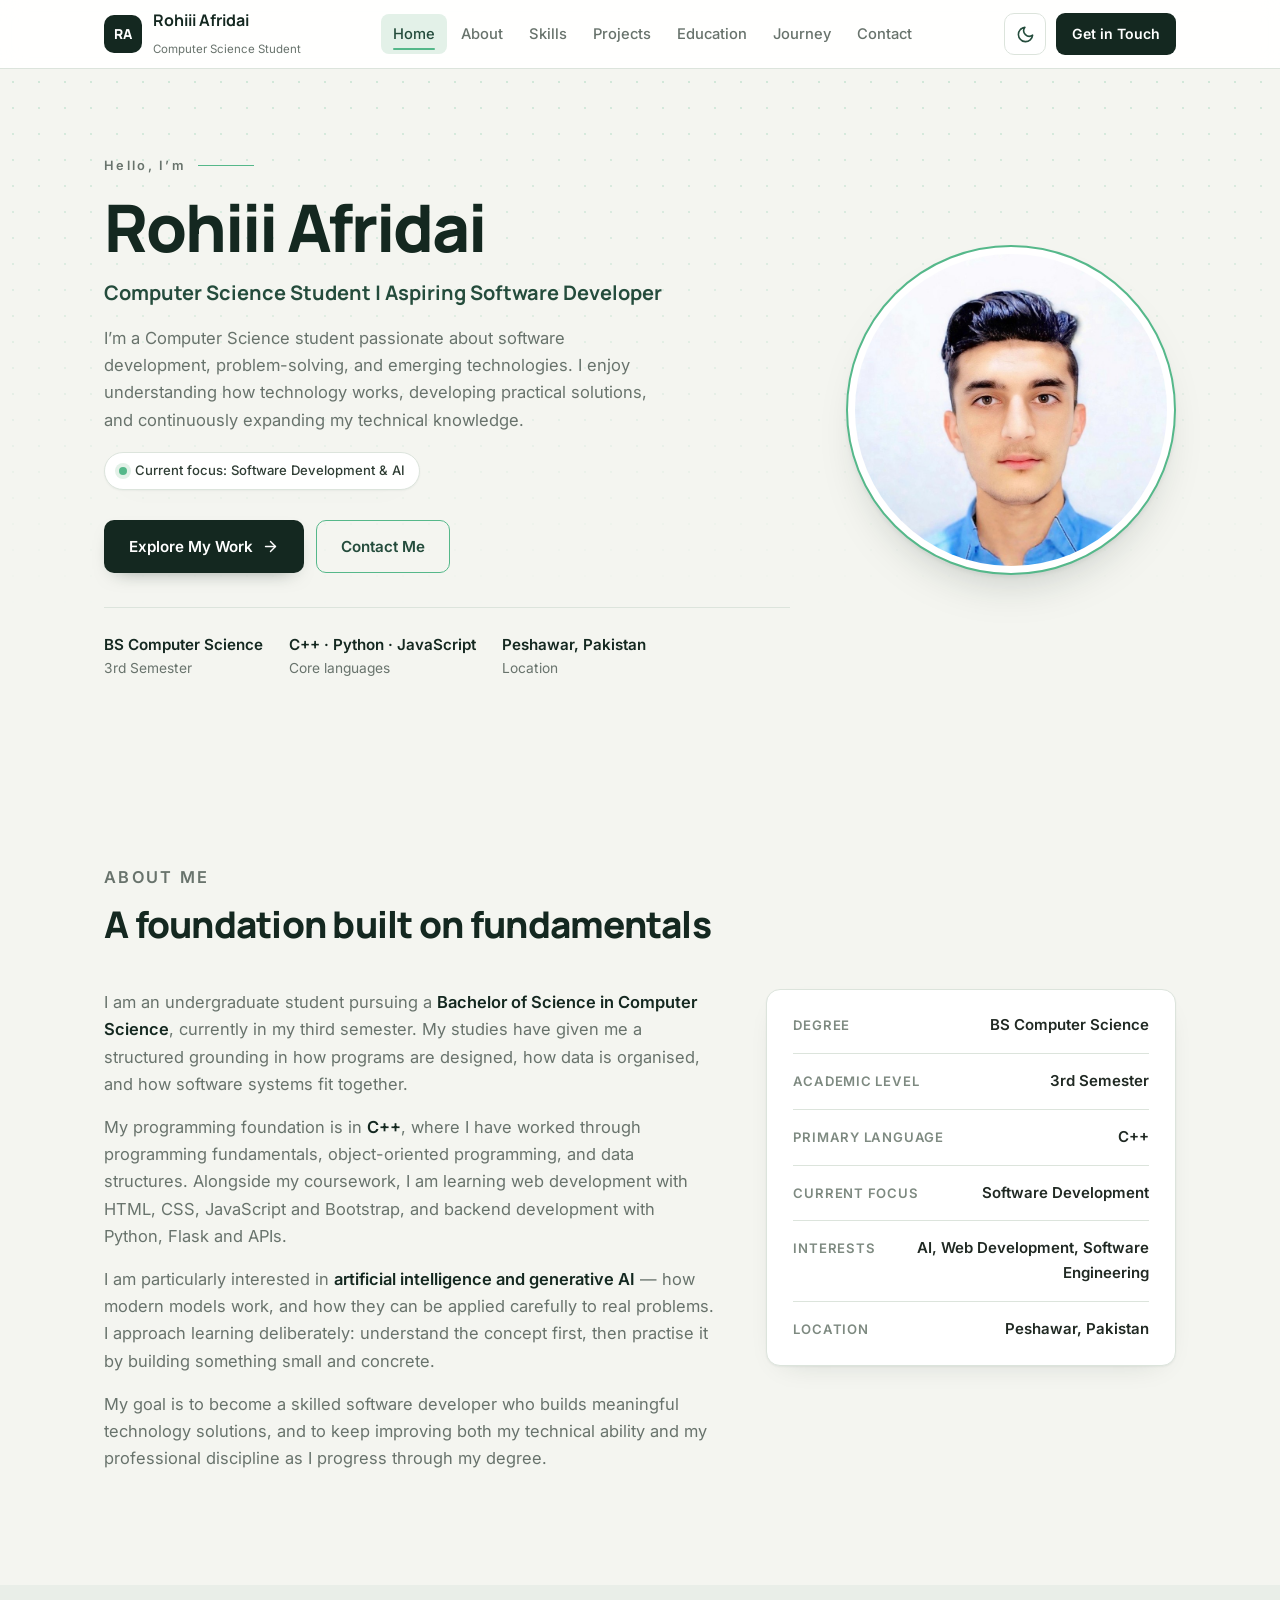
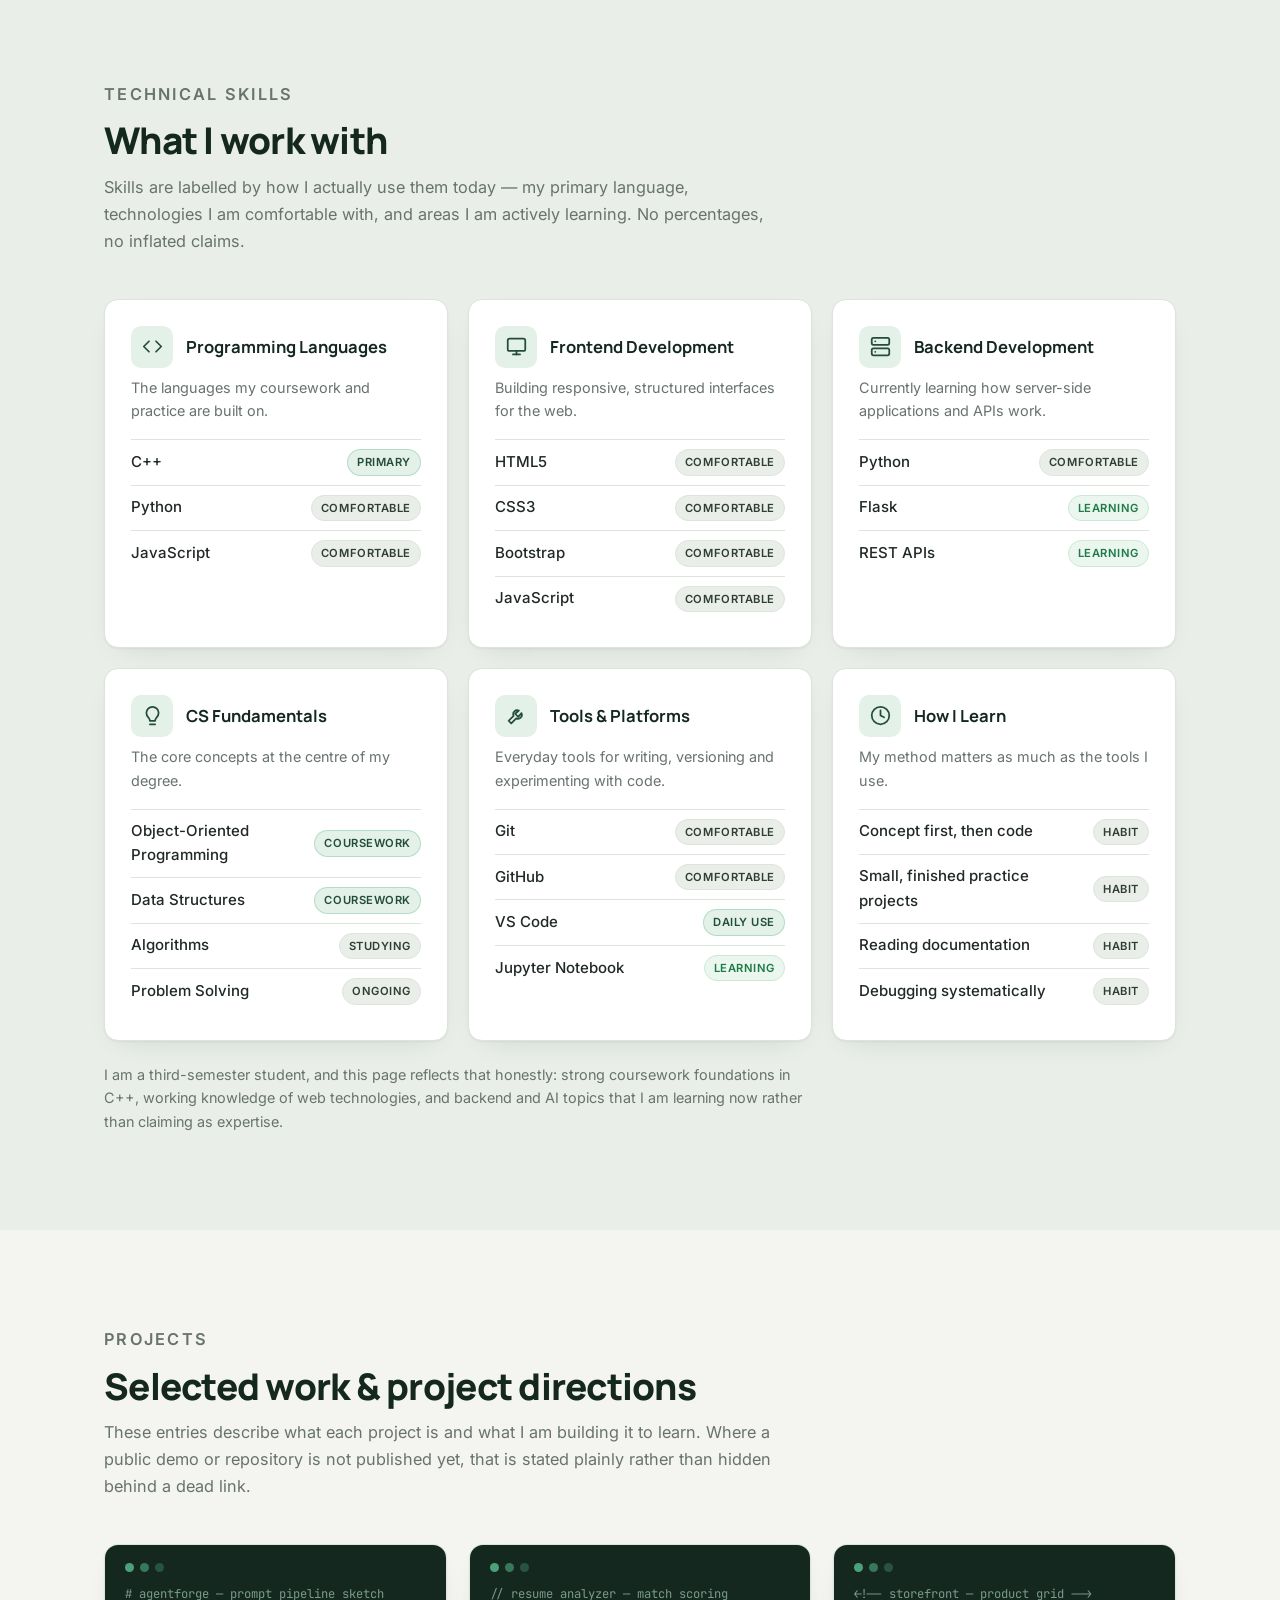
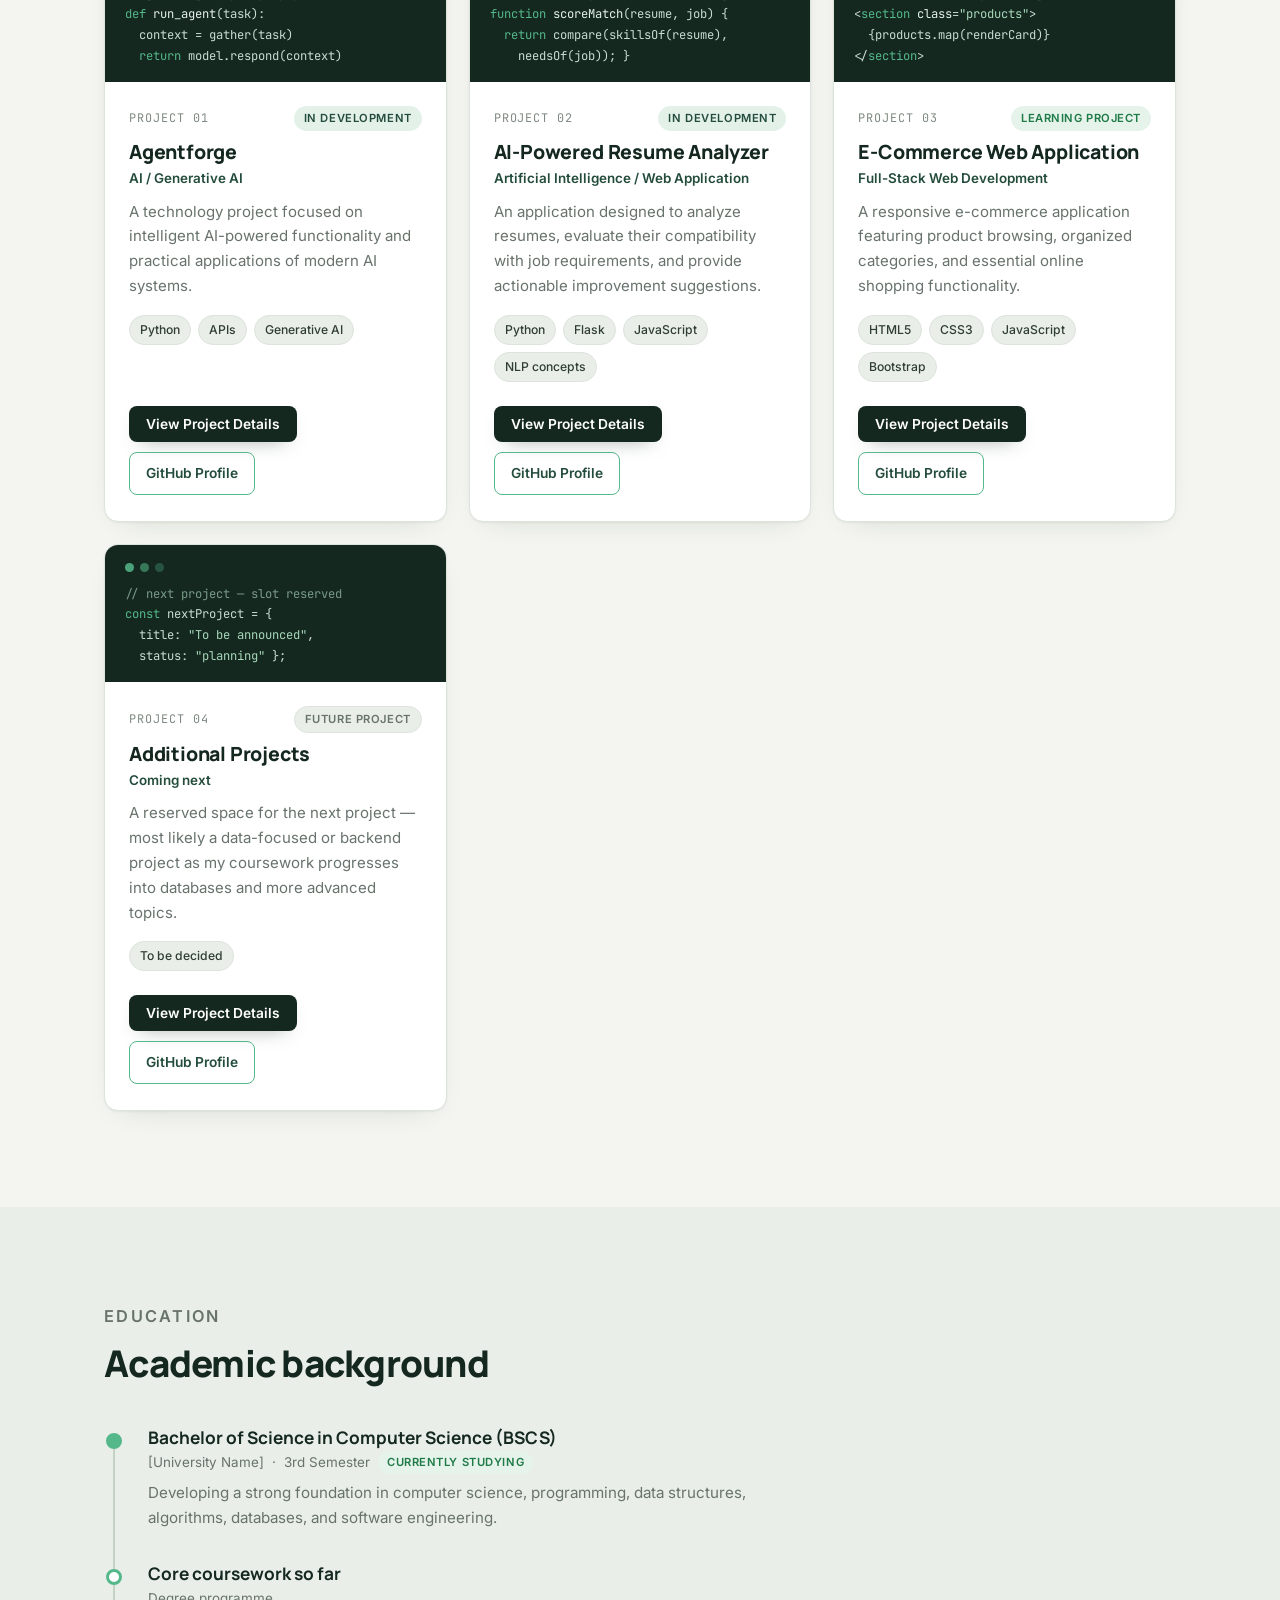
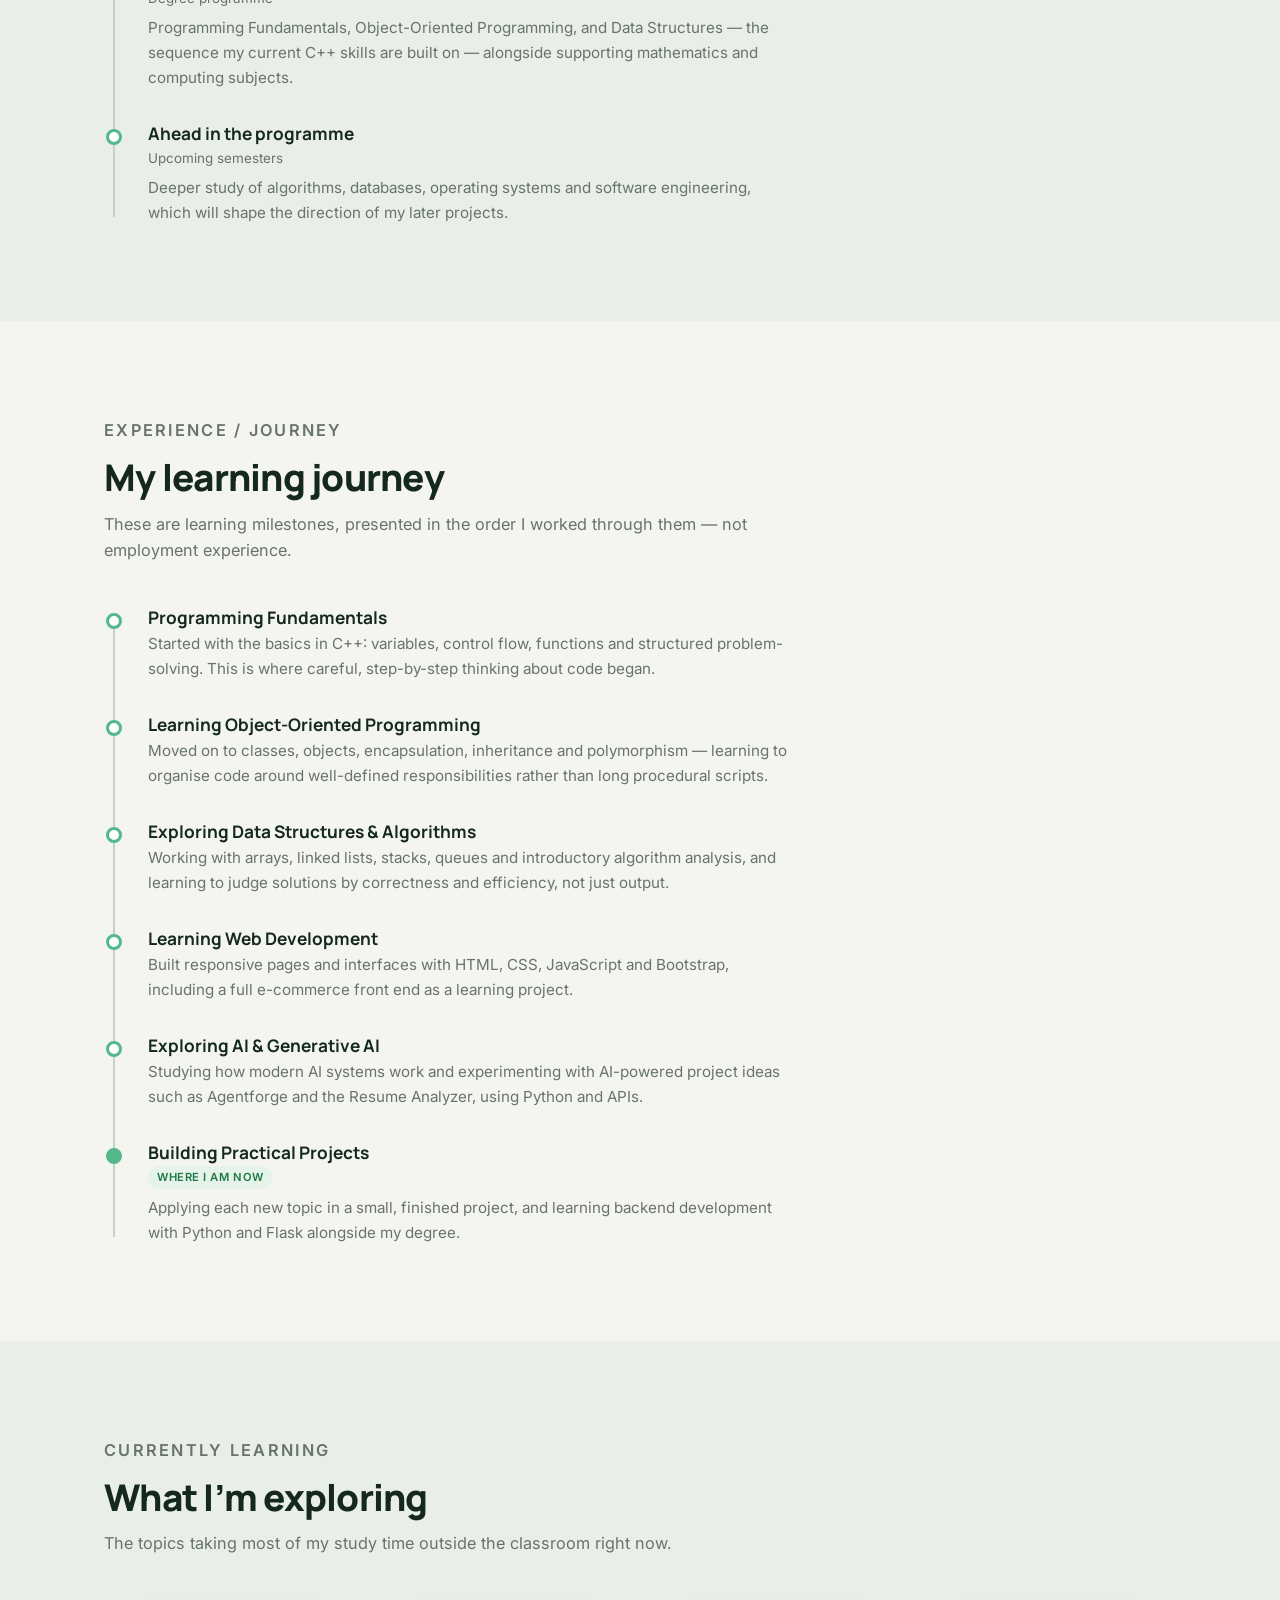
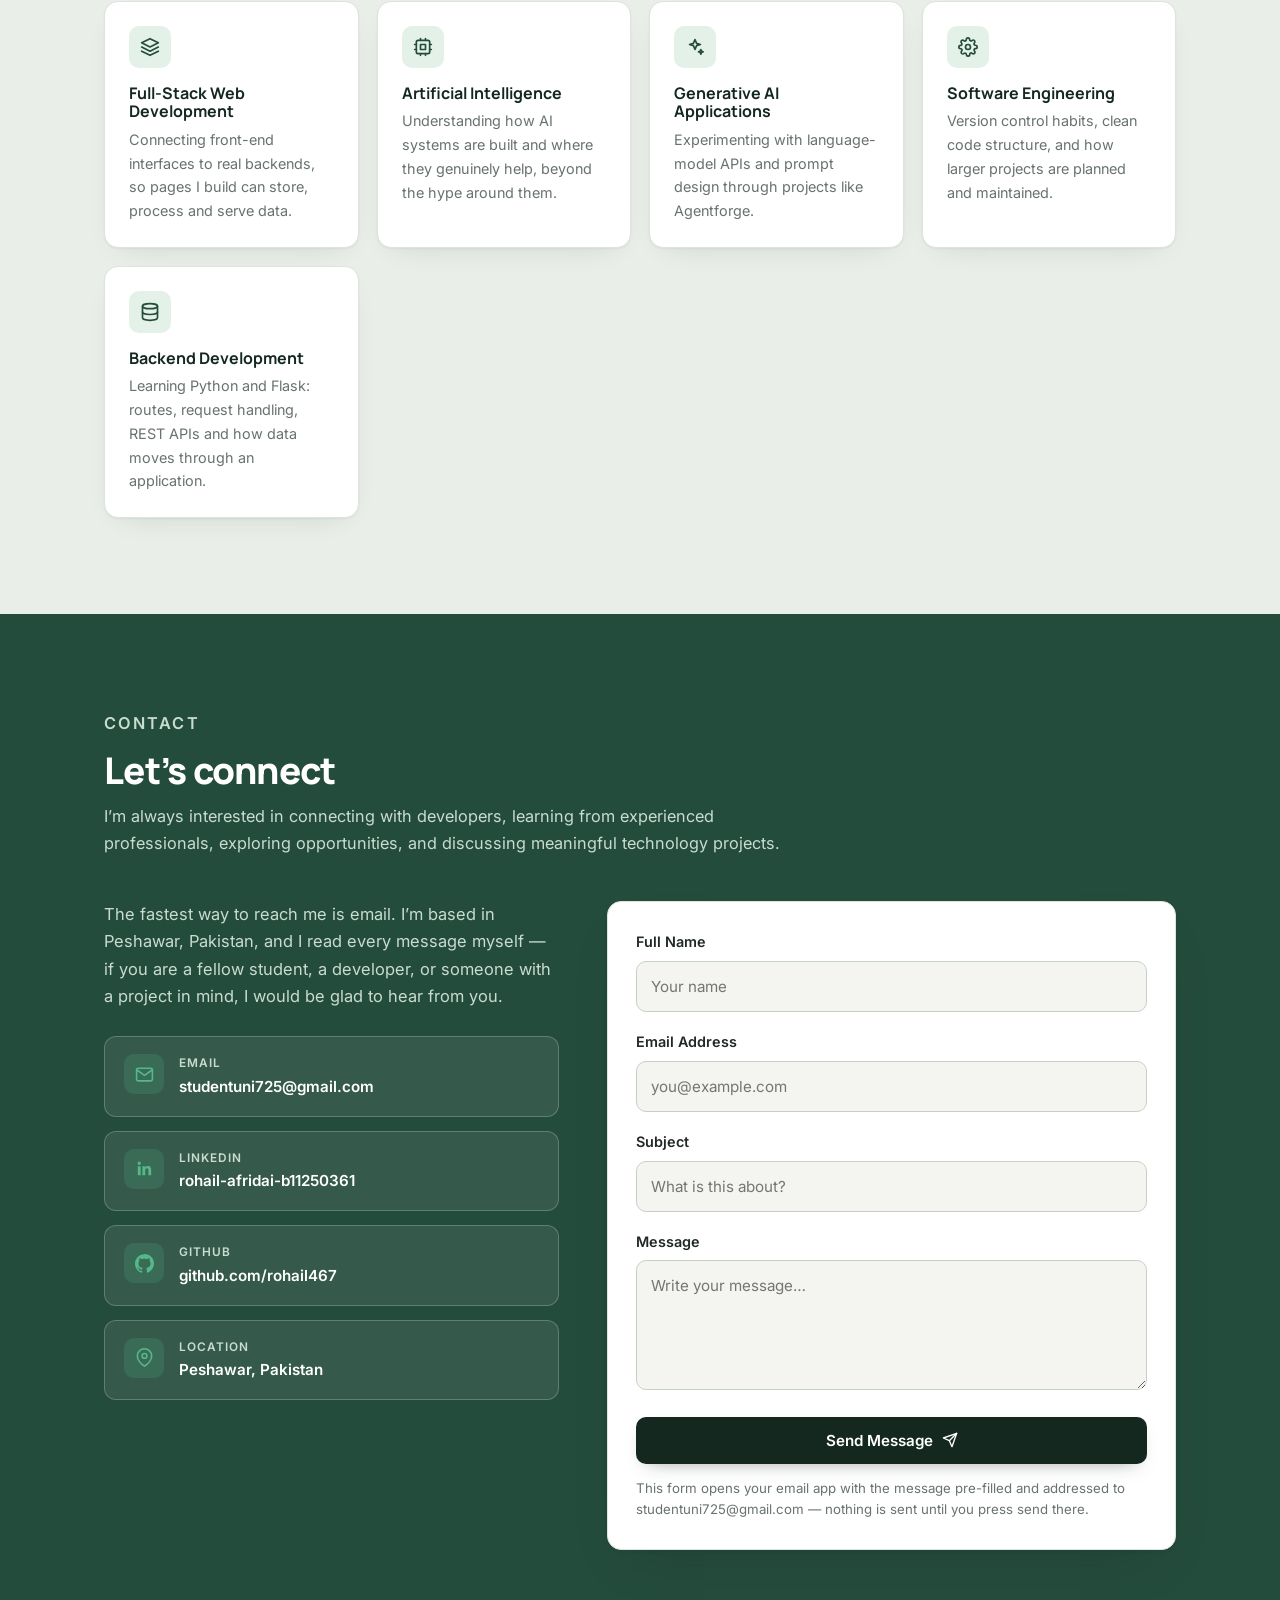
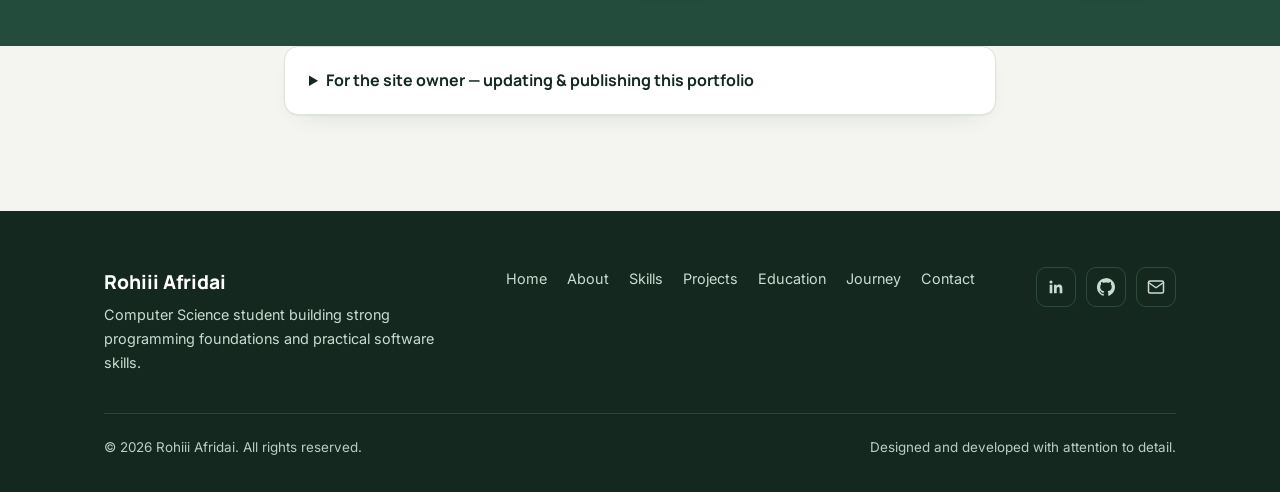
<file: emerald-portfolio-files/backup-single-file.html>
<!doctype html>
<html lang="en">
<head>
<meta charset="utf-8" />
<meta name="viewport" content="width=device-width, initial-scale=1, viewport-fit=cover" />
<meta name="color-scheme" content="light dark" />
<script>(function(){try{var t=localStorage.getItem("portfolio-theme");if(t==="dark"||t==="light"){document.documentElement.setAttribute("data-theme",t);}else if(window.matchMedia&&window.matchMedia("(prefers-color-scheme: dark)").matches){document.documentElement.setAttribute("data-theme","dark");}else{document.documentElement.setAttribute("data-theme","light");}}catch(e){document.documentElement.setAttribute("data-theme","light");}})();</script>
<meta name="description" content="Rohiii Afridai — Computer Science student (BSCS, 3rd semester) and aspiring software developer based in Peshawar, Pakistan. Programming in C++, Python and JavaScript; exploring AI, web development and software engineering." />
<meta property="og:type" content="website" />
<meta property="og:title" content="Rohiii Afridai — Computer Science Student & Aspiring Software Developer" />
<meta property="og:description" content="Portfolio of Rohiii Afridai: programming foundations in C++, web development, backend learning with Python & Flask, and a growing interest in AI and Generative AI." />
<meta property="og:image" content="[data-uri]" />
<link rel="icon" href="data:image/svg+xml,%3Csvg xmlns='http://www.w3.org/2000/svg' viewBox='0 0 64 64'%3E%3Crect width='64' height='64' rx='14' fill='%23142820'/%3E%3Ctext x='32' y='42' font-family='Arial,sans-serif' font-size='26' font-weight='700' fill='white' text-anchor='middle'%3ERA%3C/text%3E%3C/svg%3E" />
<title>Rohiii Afridai — Computer Science Student & Aspiring Software Developer</title>
<link rel="preconnect" href="https://fonts.googleapis.com" />
<link rel="preconnect" href="https://fonts.gstatic.com" crossorigin />
<link href="https://fonts.googleapis.com/css2?family=Inter:wght@400;500;600&family=Manrope:wght@500;600;700;800&family=JetBrains+Mono:wght@400;500&display=swap" rel="stylesheet" />
<style>

:root{
  color-scheme: light;
  --bg:#F4F5F0; --bg-alt:#E9EEE8; --surface:#FFFFFF; --surface-2:#E9EEE8;
  --ink:#202923; --ink-soft:#2F3D34; --muted:#68736C; --faint:#7E8A81;
  --accent:#55B88A; --accent-ink:#244C3C; --accent-soft:#E3F1E8;
  --primary-dark:#142820; --forest:#244C3C; --heading:#142820;
  --border:#DCE4DC; --border-strong:#C4D2C6;
  --ok:#1E7A46; --ok-bg:#E5F3EB; --err:#B3261E; --err-bg:#FBEAE9;
  --contact-bg:#244C3C; --contact-text:#FFFFFF; --contact-muted:#C9DCD0; --contact-card:rgba(255,255,255,.08); --contact-border:rgba(255,255,255,.22);
  --footer-bg:#142820; --footer-text:#C9DCD0; --footer-border:#2E4A3B;
  --code-bg:#142820;
  --shadow:0 1px 2px rgba(20,40,32,.05),0 10px 30px -18px rgba(20,40,32,.20);
  --shadow-lg:0 2px 4px rgba(20,40,32,.06),0 24px 48px -24px rgba(20,40,32,.26);
  --radius:14px;
}
:root[data-theme="dark"]{
  color-scheme: dark;
  --bg:#101A15; --bg-alt:#18251E; --surface:#203229; --surface-2:#18251E;
  --ink:#F1F5F1; --ink-soft:#DCE7DD; --muted:#B2C0B5; --faint:#8FA398;
  --accent:#55B88A; --accent-ink:#55B88A; --accent-soft:#294636;
  --primary-dark:#0B120E; --forest:#55B88A; --heading:#F1F5F1;
  --border:#34463A; --border-strong:#43594A;
  --ok:#5FC78C; --ok-bg:#14301F; --err:#F0938C; --err-bg:#3A1B19;
  --contact-bg:#18251E; --contact-text:#F1F5F1; --contact-muted:#B2C0B5; --contact-card:#203229; --contact-border:#34463A;
  --footer-bg:#0B120E; --footer-text:#B2C0B5; --footer-border:#244C3C;
  --code-bg:#0B120E;
  --shadow:0 1px 2px rgba(0,0,0,.3),0 10px 30px -18px rgba(0,0,0,.6);
  --shadow-lg:0 2px 4px rgba(0,0,0,.35),0 24px 48px -24px rgba(0,0,0,.7);
}
*{box-sizing:border-box}
html{scroll-behavior:smooth}
body{margin:0;background:var(--bg);color:var(--ink);font-family:'Inter',system-ui,-apple-system,'Segoe UI',sans-serif;font-size:16.5px;line-height:1.65;-webkit-font-smoothing:antialiased;transition:background-color .45s ease,color .45s ease}
h1,h2,h3,h4{font-family:'Manrope','Inter',sans-serif;line-height:1.15;margin:0;color:var(--heading);transition:color .35s ease}
p{margin:0}
a{color:var(--accent-ink);transition:color .25s ease}
img{max-width:100%}
::selection{background:var(--accent-soft)}
:focus-visible{outline:2px solid var(--accent);outline-offset:3px;border-radius:4px}
.wrap{max-width:1120px;margin:0 auto;padding:0 24px}
section{scroll-margin-top:92px;transition:background-color .45s ease}
.section{padding:96px 0}
.section.alt{background:var(--bg-alt)}
.sec-head{max-width:680px;margin-bottom:44px}
.sec-label{font-size:.78rem;font-weight:600;letter-spacing:.14em;text-transform:uppercase;color:var(--accent-ink);margin-bottom:12px}
.sec-head h2{font-size:clamp(1.7rem,3.4vw,2.3rem);font-weight:800;letter-spacing:-.02em;margin-bottom:12px;color:var(--heading)}
.sec-head p{color:var(--muted);font-size:1.02rem}

/* ---------- Nav ---------- */
header.nav{position:sticky;top:0;z-index:60;background:color-mix(in srgb,var(--surface) 92%,transparent);backdrop-filter:blur(12px);-webkit-backdrop-filter:blur(12px);border-bottom:1px solid var(--border);transition:background-color .45s ease,border-color .35s ease}
.nav-inner{display:flex;align-items:center;justify-content:space-between;gap:14px;height:68px}
.brand{display:flex;align-items:center;gap:11px;text-decoration:none;color:var(--ink)}
.brand-mark{width:38px;height:38px;border-radius:10px;background:var(--primary-dark);color:#fff;display:grid;place-items:center;font-family:'Manrope',sans-serif;font-weight:800;font-size:.86rem;letter-spacing:.02em;flex:none;transition:background-color .35s ease}
:root[data-theme="dark"] .brand-mark{background:var(--forest);color:#101A15}
.brand-name{font-family:'Manrope',sans-serif;font-weight:700;font-size:1rem;line-height:1.15;color:var(--heading)}
.brand-sub{font-size:.72rem;color:var(--muted);line-height:1.2}
nav.links{display:flex;gap:2px}
nav.links a{position:relative;text-decoration:none;color:var(--muted);font-size:.92rem;font-weight:500;padding:8px 12px;border-radius:8px;transition:color .25s ease,background .25s ease}
nav.links a::after{content:"";position:absolute;left:12px;right:12px;bottom:4px;height:2px;border-radius:2px;background:var(--accent);transform:scaleX(0);transform-origin:left;transition:transform .32s ease}
nav.links a:hover{color:var(--heading);background:var(--accent-soft)}
nav.links a:hover::after{transform:scaleX(.55)}
nav.links a.active{color:var(--accent-ink);background:var(--accent-soft)}
nav.links a.active::after{transform:scaleX(1)}
.nav-actions{display:flex;align-items:center;gap:10px}
.nav-cta{display:inline-flex;align-items:center;gap:7px;background:var(--primary-dark);color:#fff;text-decoration:none;font-size:.88rem;font-weight:600;padding:9px 16px;border-radius:9px;transition:background-color .3s ease,transform .25s ease,opacity .2s;white-space:nowrap}
:root[data-theme="dark"] .nav-cta{background:var(--accent);color:#101A15}
.nav-cta:hover{opacity:.92;transform:translateY(-1px)}
.theme-toggle{width:42px;height:42px;border:1px solid var(--border);background:var(--surface);border-radius:10px;cursor:pointer;display:inline-flex;align-items:center;justify-content:center;color:var(--forest);transition:border-color .25s ease,color .25s ease,background-color .35s ease,transform .25s ease;flex:none}
:root[data-theme="dark"] .theme-toggle{color:var(--accent)}
.theme-toggle:hover{border-color:var(--accent);transform:translateY(-1px)}
.theme-toggle .icon-sun{display:none}
:root[data-theme="dark"] .theme-toggle .icon-sun{display:block}
:root[data-theme="dark"] .theme-toggle .icon-moon{display:none}
.burger{display:none;width:44px;height:44px;border:1px solid var(--border);background:var(--surface);border-radius:10px;cursor:pointer;align-items:center;justify-content:center;color:var(--ink)}
.mobile-menu{display:none;border-top:1px solid var(--border);padding:10px 24px 18px;background:var(--surface);transition:background-color .35s ease}
.mobile-menu.open{display:block}
.mobile-menu a{display:block;padding:12px 6px;text-decoration:none;color:var(--ink-soft);font-weight:500;border-bottom:1px solid var(--border)}
.mobile-menu a:last-child{border-bottom:none}
.mobile-menu a.active{color:var(--accent-ink)}

/* ---------- Buttons ---------- */
.btn{display:inline-flex;align-items:center;gap:9px;font-weight:600;font-size:.95rem;text-decoration:none;padding:13px 24px;border-radius:10px;border:1px solid transparent;cursor:pointer;transition:transform .25s ease,opacity .2s,background-color .3s ease,border-color .3s ease,color .3s ease,box-shadow .3s ease;font-family:inherit}
.btn svg{flex:none;transition:transform .25s ease}
.btn-primary{background:var(--primary-dark);color:#fff;box-shadow:0 8px 20px -12px rgba(20,40,32,.55)}
:root[data-theme="dark"] .btn-primary{background:var(--accent);color:#101A15}
.btn-primary:hover{transform:translateY(-2px);opacity:.94;box-shadow:0 14px 26px -14px rgba(20,40,32,.55)}
.btn-primary:hover svg{transform:translateX(2px)}
.btn-ghost{background:transparent;color:var(--accent-ink);border-color:var(--accent)}
.btn-ghost:hover{background:var(--accent-soft);border-color:var(--accent);color:var(--heading);transform:translateY(-2px)}
.btn-sm{padding:9px 16px;font-size:.86rem;border-radius:8px}

/* ---------- Hero ---------- */
.hero{padding:72px 0 88px;position:relative;overflow:hidden;background:var(--bg)}
.hero::before{content:"";position:absolute;inset:0;background-image:radial-gradient(color-mix(in srgb,var(--accent) 22%,transparent) 1px,transparent 1px);background-size:26px 26px;mask-image:linear-gradient(to bottom,black,transparent 78%);-webkit-mask-image:linear-gradient(to bottom,black,transparent 78%);pointer-events:none}
.hero-grid{position:relative;display:grid;grid-template-columns:minmax(0,1fr) auto;grid-template-areas:"eyebrow photo" "name photo" "role photo" "intro photo" "cta photo" "meta photo";column-gap:56px;align-items:start}
@keyframes heroIn{from{opacity:0;transform:translateY(22px)}to{opacity:1;transform:translateY(0)}}
.hero-grid>*{animation:heroIn .75s cubic-bezier(.22,.8,.32,1) both}
.h-eyebrow{animation-delay:.02s}
.h-name{animation-delay:.10s}
.h-photo{animation-delay:.16s}
.h-role{animation-delay:.20s}
.h-intro{animation-delay:.30s}
.h-cta{animation-delay:.40s}
.h-meta{animation-delay:.50s}
.h-eyebrow{grid-area:eyebrow;display:flex;align-items:center;gap:12px;font-size:.8rem;font-weight:600;letter-spacing:.18em;color:var(--muted);padding-top:14px}
.h-eyebrow::after{content:"";height:1px;width:56px;background:var(--accent)}
.h-name{grid-area:name;font-size:clamp(2.5rem,6vw,4.1rem);font-weight:800;letter-spacing:-.03em;margin:14px 0 10px;color:var(--primary-dark)}
:root[data-theme="dark"] .h-name{color:var(--ink)}
.h-role{grid-area:role;font-family:'Manrope',sans-serif;font-size:clamp(1.02rem,2.2vw,1.25rem);font-weight:700;color:var(--forest)}
:root[data-theme="dark"] .h-role{color:var(--accent)}
.h-intro{grid-area:intro;color:var(--muted);max-width:560px;margin-top:16px;font-size:1.04rem}
.h-cta{grid-area:cta;display:flex;flex-wrap:wrap;gap:12px;margin-top:30px}
.h-meta{grid-area:meta;display:flex;flex-wrap:wrap;gap:10px 26px;margin-top:34px;padding-top:24px;border-top:1px solid var(--border)}
.h-meta div{font-size:.86rem;color:var(--muted)}
.h-meta strong{display:block;color:var(--heading);font-size:.95rem;font-weight:600}
.h-photo{grid-area:photo;align-self:center;justify-self:end}
.photo-ring{width:min(330px,30vw);aspect-ratio:1;border-radius:50%;padding:7px;background:var(--surface);border:2px solid var(--accent);box-shadow:var(--shadow-lg);overflow:hidden;transition:transform .45s ease,box-shadow .45s ease,background-color .35s ease,border-color .35s ease}
.photo-ring:hover{transform:scale(1.015);box-shadow:0 28px 54px -22px rgba(20,40,32,.38)}
.photo-ring img{width:100%;height:100%;object-fit:cover;object-position:center 18%;border-radius:50%;display:block;transition:transform .65s ease}
.photo-ring:hover img{transform:scale(1.06)}
.focus-chip{display:inline-flex;align-items:center;gap:8px;background:var(--surface);border:1px solid var(--border);border-radius:999px;padding:7px 14px;font-size:.82rem;font-weight:500;color:var(--ink-soft);box-shadow:var(--shadow);margin-top:18px;transition:background-color .35s ease,border-color .35s ease}
.focus-dot{width:8px;height:8px;border-radius:50%;background:var(--accent);flex:none;box-shadow:0 0 0 4px var(--accent-soft)}

/* ---------- About ---------- */
.about-grid{display:grid;grid-template-columns:minmax(0,1.5fr) minmax(0,1fr);gap:48px;align-items:start}
.about-copy p{color:var(--muted);margin-bottom:16px}
.about-copy p strong{color:var(--heading);font-weight:600}
.info-panel{background:var(--surface);border:1px solid var(--border);border-radius:var(--radius);box-shadow:var(--shadow);padding:8px 26px;transition:background-color .35s ease,border-color .35s ease,transform .3s ease}
.info-panel:hover{transform:translateY(-2px)}
.info-panel dl{margin:0}
.info-row{display:flex;justify-content:space-between;gap:18px;padding:15px 0;border-bottom:1px solid var(--border)}
.info-row:last-child{border-bottom:none}
.info-row dt{font-size:.82rem;font-weight:600;letter-spacing:.06em;text-transform:uppercase;color:var(--faint);padding-top:2px;flex:none}
.info-row dd{margin:0;text-align:right;font-weight:600;font-size:.94rem;color:var(--ink)}

/* ---------- Skills ---------- */
.skills-grid{display:grid;grid-template-columns:repeat(auto-fit,minmax(300px,1fr));gap:20px}
.skill-card{background:var(--surface);border:1px solid var(--border);border-radius:var(--radius);padding:26px;box-shadow:var(--shadow);transition:border-color .3s ease,transform .3s ease,box-shadow .3s ease,background-color .35s ease}
.skill-card:hover{border-color:var(--accent);transform:translateY(-4px);box-shadow:var(--shadow-lg)}
.skill-head{display:flex;align-items:center;gap:13px;margin-bottom:8px}
.skill-icon{width:42px;height:42px;border-radius:10px;background:var(--accent-soft);color:var(--forest);display:grid;place-items:center;flex:none;transition:background-color .3s ease,color .3s ease,transform .3s ease}
:root[data-theme="dark"] .skill-icon{color:var(--accent)}
.skill-card:hover .skill-icon,.explore-card:hover .skill-icon{transform:scale(1.06)}
.skill-head h3{font-size:1.04rem;font-weight:700}
.skill-card>p{color:var(--muted);font-size:.9rem;margin-bottom:16px}
.skill-list{list-style:none;margin:0;padding:0;display:flex;flex-direction:column}
.skill-list li{display:flex;align-items:center;justify-content:space-between;gap:12px;padding:9px 0;border-top:1px solid var(--border);font-weight:500;font-size:.94rem}
.level{font-size:.7rem;font-weight:600;letter-spacing:.05em;text-transform:uppercase;padding:3px 9px;border-radius:999px;white-space:nowrap}
.level-primary{background:var(--accent-soft);color:var(--accent-ink);border:1px solid color-mix(in srgb,var(--accent) 35%,transparent)}
.level-solid{background:var(--surface-2);color:var(--ink-soft);border:1px solid var(--border)}
.level-learning{background:#EAF6EE;color:#1E7A46;border:1px solid #CDE8D6}
:root[data-theme="dark"] .level-learning{background:#14301F;color:#5FC78C;border-color:#244C3C}
.skills-note{margin-top:22px;color:var(--muted);font-size:.9rem;max-width:720px}

/* ---------- Projects ---------- */
.projects-grid{display:grid;grid-template-columns:repeat(auto-fit,minmax(320px,1fr));gap:22px}
.project-card{background:var(--surface);border:1px solid var(--border);border-radius:var(--radius);overflow:hidden;box-shadow:var(--shadow);display:flex;flex-direction:column;transition:border-color .3s ease,transform .35s ease,box-shadow .35s ease,background-color .35s ease}
.project-card:hover{border-color:var(--accent);transform:translateY(-6px);box-shadow:var(--shadow-lg)}
.code-window{background:var(--code-bg);color:#C9DCD0;padding:18px 20px 16px;font-family:'JetBrains Mono',ui-monospace,monospace;font-size:.76rem;line-height:1.7;min-height:118px;transition:background-color .35s ease}
.code-window .cw-bar{display:flex;gap:6px;margin-bottom:12px}
.code-window .cw-bar span{width:9px;height:9px;border-radius:50%;background:#55B88A;opacity:.85}
.code-window .cw-bar span:nth-child(2){opacity:.55}.code-window .cw-bar span:nth-child(3){opacity:.3}
.code-window .k{color:#55B88A}.code-window .s{color:#A8D8B9}.code-window .c{color:#7A9B88}.code-window .f{color:#E6F2E9}
.project-body{padding:24px 24px 26px;display:flex;flex-direction:column;flex:1}
.project-top{display:flex;align-items:center;justify-content:space-between;gap:10px;margin-bottom:10px}
.project-num{font-family:'JetBrains Mono',monospace;font-size:.74rem;color:var(--faint);letter-spacing:.08em}
.status{font-size:.7rem;font-weight:600;letter-spacing:.05em;text-transform:uppercase;padding:3px 10px;border-radius:999px;background:var(--accent-soft);color:var(--accent-ink);white-space:nowrap}
.status.done{background:var(--ok-bg);color:var(--ok)}
.status.future{background:var(--surface-2);color:var(--muted);border:1px solid var(--border)}
.project-body h3{font-size:1.22rem;font-weight:800;letter-spacing:-.01em;margin-bottom:4px}
.project-cat{font-size:.84rem;font-weight:600;color:var(--forest);margin-bottom:10px}
:root[data-theme="dark"] .project-cat{color:var(--accent)}
.project-desc{color:var(--muted);font-size:.94rem;flex:0}
.tech-row{display:flex;flex-wrap:wrap;gap:7px;margin:16px 0 4px}
.tech{font-size:.76rem;font-weight:500;background:var(--surface-2);border:1px solid var(--border);color:var(--ink-soft);padding:4px 10px;border-radius:999px;transition:border-color .25s ease,background-color .25s ease}
.project-card:hover .tech{border-color:color-mix(in srgb,var(--accent) 45%,var(--border))}
.project-detail{display:none;margin-top:14px;padding:14px 16px;background:var(--surface-2);border:1px solid var(--border);border-radius:10px;font-size:.88rem;color:var(--muted)}
.project-detail.open{display:block}
.project-detail ul{margin:6px 0 0;padding-left:18px}
.project-detail li{margin:3px 0}
.project-actions{display:flex;flex-wrap:wrap;gap:10px;margin-top:auto;padding-top:20px}

/* ---------- Timeline ---------- */
.timeline{position:relative;max-width:760px}
.timeline::before{content:"";position:absolute;left:9px;top:8px;bottom:8px;width:2px;background:var(--border-strong)}
.tl-item{position:relative;padding:0 0 34px 44px}
.tl-item:last-child{padding-bottom:0}
.tl-dot{position:absolute;left:2px;top:5px;width:16px;height:16px;border-radius:50%;background:var(--surface);border:3px solid var(--accent);transition:background-color .3s ease,transform .3s ease}
.tl-item:hover .tl-dot{transform:scale(1.15)}
.tl-item.current .tl-dot{background:var(--accent)}
.tl-item h3{font-size:1.08rem;font-weight:700;margin-bottom:3px}
.tl-meta{display:flex;flex-wrap:wrap;gap:8px;align-items:center;font-size:.84rem;color:var(--muted);margin-bottom:6px}
.tl-badge{font-size:.7rem;font-weight:600;letter-spacing:.05em;text-transform:uppercase;background:var(--ok-bg);color:var(--ok);padding:2px 9px;border-radius:999px}
.tl-item p{color:var(--muted);font-size:.95rem;max-width:640px}

/* ---------- Exploring ---------- */
.explore-grid{display:grid;grid-template-columns:repeat(auto-fit,minmax(230px,1fr));gap:18px}
.explore-card{background:var(--surface);border:1px solid var(--border);border-radius:var(--radius);padding:24px;box-shadow:var(--shadow);transition:border-color .3s ease,transform .3s ease,box-shadow .3s ease,background-color .35s ease}
.explore-card:hover{border-color:var(--accent);transform:translateY(-4px);box-shadow:var(--shadow-lg)}
.explore-card .skill-icon{margin-bottom:16px}
.explore-card h3{font-size:1rem;font-weight:700;margin-bottom:7px}
.explore-card p{color:var(--muted);font-size:.9rem}

/* ---------- Contact (deep forest green) ---------- */
.contact-section{background:var(--contact-bg);color:var(--contact-text)}
.contact-section .sec-label{color:var(--accent)}
.contact-section .sec-head h2{color:var(--contact-text)}
.contact-section .sec-head p{color:var(--contact-muted)}
.contact-grid{display:grid;grid-template-columns:minmax(0,1fr) minmax(0,1.25fr);gap:48px;align-items:start}
.contact-intro{color:var(--contact-muted)}
.contact-list{display:flex;flex-direction:column;gap:14px;margin-top:26px}
.contact-item{display:flex;gap:15px;align-items:flex-start;background:var(--contact-card);border:1px solid var(--contact-border);border-radius:12px;padding:17px 19px;text-decoration:none;color:var(--contact-text);box-shadow:none;transition:border-color .3s ease,background-color .3s ease,transform .3s ease}
.contact-item:hover{border-color:var(--accent);transform:translateY(-2px)}
.contact-item .skill-icon{width:40px;height:40px;background:rgba(85,184,138,.18);color:var(--accent)}
.contact-item small{display:block;color:var(--contact-muted);font-size:.74rem;font-weight:600;letter-spacing:.08em;text-transform:uppercase}
.contact-item span{font-weight:600;font-size:.95rem;word-break:break-all}
form.contact-form{background:var(--surface);color:var(--ink);border:1px solid var(--border);border-radius:var(--radius);box-shadow:var(--shadow-lg);padding:28px;transition:background-color .35s ease,border-color .35s ease}
.field{margin-bottom:18px}
.field label{display:block;font-weight:600;font-size:.9rem;margin-bottom:7px;color:var(--ink)}
.field input,.field textarea{width:100%;font:inherit;font-size:.95rem;color:var(--ink);background:var(--bg);border:1px solid var(--border-strong);border-radius:10px;padding:12px 14px;transition:border-color .25s ease,box-shadow .25s ease,background-color .35s ease}
.field input:focus,.field textarea:focus{outline:none;border-color:var(--accent);box-shadow:0 0 0 3px var(--accent-soft)}
.field textarea{resize:vertical;min-height:130px}
.field .error{display:none;color:var(--err);font-size:.83rem;margin-top:6px;font-weight:500}
.field.invalid input,.field.invalid textarea{border-color:var(--err)}
.field.invalid .error{display:block}
.form-status{display:none;border-radius:10px;padding:14px 16px;font-size:.92rem;margin-bottom:18px}
.form-status.show-ok{display:block;background:var(--ok-bg);color:var(--ok)}
.form-status.show-err{display:block;background:var(--err-bg);color:var(--err)}
.form-note{font-size:.83rem;color:var(--muted);margin-top:14px}

/* ---------- Owner notes / footer ---------- */
.owner-notes{max-width:760px}
.owner-notes details{background:var(--surface);border:1px solid var(--border);border-radius:var(--radius);padding:20px 24px;box-shadow:var(--shadow);transition:background-color .35s ease,border-color .35s ease}
.owner-notes summary{font-family:'Manrope',sans-serif;font-weight:700;cursor:pointer;font-size:1rem;color:var(--heading)}
.owner-notes .notes-body{color:var(--muted);font-size:.92rem;margin-top:12px}
.owner-notes .notes-body li{margin:6px 0}
.owner-notes code{font-family:'JetBrains Mono',monospace;font-size:.82em;background:var(--surface-2);border:1px solid var(--border);padding:1px 6px;border-radius:5px;color:var(--ink-soft)}
footer{background:var(--footer-bg);color:var(--footer-text);padding:56px 0 34px;transition:background-color .45s ease}
footer .f-grid{display:flex;flex-wrap:wrap;gap:32px;justify-content:space-between;align-items:flex-start}
footer .f-name{font-family:'Manrope',sans-serif;color:#fff;font-weight:800;font-size:1.2rem}
footer .f-tag{font-size:.9rem;margin-top:5px;max-width:340px;color:var(--footer-text)}
footer nav{display:flex;flex-wrap:wrap;gap:6px 20px}
footer nav a{color:var(--footer-text);text-decoration:none;font-size:.9rem;transition:color .25s ease}
footer nav a:hover{color:var(--accent)}
.f-social{display:flex;gap:10px}
.f-social a{width:40px;height:40px;border-radius:10px;border:1px solid var(--footer-border);display:grid;place-items:center;color:var(--footer-text);transition:background-color .25s ease,color .25s ease,border-color .25s ease,transform .25s ease}
.f-social a:hover{background:var(--forest);color:#fff;border-color:var(--accent);transform:translateY(-2px)}
:root[data-theme="dark"] .f-social a:hover{background:var(--accent);color:#101A15}
.f-bottom{border-top:1px solid var(--footer-border);margin-top:38px;padding-top:22px;display:flex;flex-wrap:wrap;gap:8px 24px;justify-content:space-between;font-size:.84rem;color:var(--footer-text);opacity:.92}
.to-top{position:fixed;right:18px;bottom:18px;width:46px;height:46px;border-radius:12px;background:var(--primary-dark);color:#fff;border:1px solid var(--border-strong);cursor:pointer;display:none;place-items:center;box-shadow:var(--shadow-lg);z-index:50;transition:background-color .3s ease,transform .25s ease}
:root[data-theme="dark"] .to-top{background:var(--accent);color:#101A15}
.to-top:hover{transform:translateY(-2px)}
.to-top.show{display:grid}

/* ---------- Reveal ---------- */
.reveal{opacity:0;transform:translateY(24px);transition:opacity .7s cubic-bezier(.22,.8,.32,1),transform .7s cubic-bezier(.22,.8,.32,1)}
.reveal.revealed{opacity:1;transform:none}
.no-js .reveal, .reveal.no-anim{opacity:1;transform:none}
@media (prefers-reduced-motion: reduce){
  html{scroll-behavior:auto}
  .reveal{opacity:1;transform:none;transition:none}
  .hero-grid>*{animation:none}
  *{transition:none!important;animation:none!important}
}

/* ---------- Responsive ---------- */
@media (max-width:900px){
  nav.links,.nav-cta{display:none}
  .burger{display:inline-flex}
  .section{padding:68px 0}
  .about-grid,.contact-grid{grid-template-columns:1fr;gap:34px}
}
@media (max-width:640px){
  body{font-size:16px}
  .hero{padding:44px 0 60px}
  .hero-grid{grid-template-columns:minmax(0,1fr) auto;grid-template-areas:"eyebrow photo" "name photo" "role role" "intro intro" "cta cta" "meta meta";column-gap:18px}
  .h-photo{align-self:start;padding-top:6px}
  .photo-ring{width:104px;padding:4px}
  .h-name{font-size:2.15rem;margin:8px 0 6px}
  .h-eyebrow{font-size:.7rem;padding-top:8px}
  .h-eyebrow::after{display:none}
  .h-cta .btn{flex:1;justify-content:center;padding:13px 12px}
  .h-meta{gap:8px 20px}
  form.contact-form{padding:22px 18px}
  .info-row dd{font-size:.88rem}
  .nav-inner{gap:8px}
  .theme-toggle{width:40px;height:40px}
}

</style>
</head>
<body>

<header class="nav">
  <div class="wrap nav-inner">
    <a class="brand" href="#home" aria-label="Rohiii Afridai — home">
      <span class="brand-mark" aria-hidden="true">RA</span>
      <span><span class="brand-name">Rohiii Afridai</span><br /><span class="brand-sub">Computer Science Student</span></span>
    </a>
    <nav class="links" aria-label="Primary">
      <a href="#home" data-nav="home">Home</a>
      <a href="#about" data-nav="about">About</a>
      <a href="#skills" data-nav="skills">Skills</a>
      <a href="#projects" data-nav="projects">Projects</a>
      <a href="#education" data-nav="education">Education</a>
      <a href="#journey" data-nav="journey">Journey</a>
      <a href="#contact" data-nav="contact">Contact</a>
    </nav>
    <div class="nav-actions">
      <button class="theme-toggle" id="themeToggle" type="button" aria-label="Switch to dark mode" aria-pressed="false" title="Toggle dark mode">
        <svg class="icon-moon" width="19" height="19" viewBox="0 0 24 24" fill="none" stroke="currentColor" stroke-width="2" stroke-linecap="round" stroke-linejoin="round" aria-hidden="true"><path d="M21 12.79A9 9 0 1 1 11.21 3 7 7 0 0 0 21 12.79z"/></svg>
        <svg class="icon-sun" width="19" height="19" viewBox="0 0 24 24" fill="none" stroke="currentColor" stroke-width="2" stroke-linecap="round" stroke-linejoin="round" aria-hidden="true"><circle cx="12" cy="12" r="4"/><line x1="12" y1="2" x2="12" y2="4"/><line x1="12" y1="20" x2="12" y2="22"/><line x1="4.93" y1="4.93" x2="6.34" y2="6.34"/><line x1="17.66" y1="17.66" x2="19.07" y2="19.07"/><line x1="2" y1="12" x2="4" y2="12"/><line x1="20" y1="12" x2="22" y2="12"/><line x1="6.34" y1="17.66" x2="4.93" y2="19.07"/><line x1="19.07" y1="4.93" x2="17.66" y2="6.34"/></svg>
      </button>
      <a class="nav-cta" href="#contact">Get in Touch</a>
    </div>
    <button class="burger" id="burger" aria-label="Open menu" aria-expanded="false" aria-controls="mobileMenu">
      <svg width="22" height="22" viewBox="0 0 24 24" fill="none" stroke="currentColor" stroke-width="2" stroke-linecap="round"><line x1="4" y1="7" x2="20" y2="7"/><line x1="4" y1="12" x2="20" y2="12"/><line x1="4" y1="17" x2="20" y2="17"/></svg>
    </button>
  </div>
  <div class="mobile-menu" id="mobileMenu">
    <a href="#home" data-nav="home">Home</a>
    <a href="#about" data-nav="about">About</a>
    <a href="#skills" data-nav="skills">Skills</a>
    <a href="#projects" data-nav="projects">Projects</a>
    <a href="#education" data-nav="education">Education</a>
    <a href="#journey" data-nav="journey">Journey</a>
    <a href="#contact" data-nav="contact">Contact</a>
  </div>
</header>

<main>
<!-- ================= HERO ================= -->
<section class="hero" id="home">
  <div class="wrap hero-grid">
    <p class="h-eyebrow">Hello, I&rsquo;m</p>
    <h1 class="h-name">Rohiii Afridai</h1>
    <div class="h-photo">
      <div class="photo-ring">
        <img src="[data-uri]" alt="Portrait of Rohiii Afridai" width="800" height="1060" />
      </div>
    </div>
    <p class="h-role">Computer Science Student | Aspiring Software Developer</p>
    <div class="h-intro">
      <p>I&rsquo;m a Computer Science student passionate about software development, problem-solving, and emerging technologies. I enjoy understanding how technology works, developing practical solutions, and continuously expanding my technical knowledge.</p>
      <span class="focus-chip"><span class="focus-dot" aria-hidden="true"></span>Current focus: Software Development &amp; AI</span>
    </div>
    <div class="h-cta">
      <a class="btn btn-primary" href="#projects">Explore My Work
        <svg width="17" height="17" viewBox="0 0 24 24" fill="none" stroke="currentColor" stroke-width="2" stroke-linecap="round" stroke-linejoin="round"><line x1="5" y1="12" x2="19" y2="12"/><polyline points="12 5 19 12 12 19"/></svg>
      </a>
      <a class="btn btn-ghost" href="#contact">Contact Me</a>
    </div>
    <div class="h-meta">
      <div><strong>BS Computer Science</strong>3rd Semester</div>
      <div><strong>C++ · Python · JavaScript</strong>Core languages</div>
      <div><strong>Peshawar, Pakistan</strong>Location</div>
    </div>
  </div>
</section>

<!-- ================= ABOUT ================= -->
<section class="section" id="about">
  <div class="wrap">
    <div class="sec-head reveal">
      <p class="sec-label">About Me</p>
      <h2>A foundation built on fundamentals</h2>
    </div>
    <div class="about-grid">
      <div class="about-copy reveal">
        <p>I am an undergraduate student pursuing a <strong>Bachelor of Science in Computer Science</strong>, currently in my third semester. My studies have given me a structured grounding in how programs are designed, how data is organised, and how software systems fit together.</p>
        <p>My programming foundation is in <strong>C++</strong>, where I have worked through programming fundamentals, object-oriented programming, and data structures. Alongside my coursework, I am learning web development with HTML, CSS, JavaScript and Bootstrap, and backend development with Python, Flask and APIs.</p>
        <p>I am particularly interested in <strong>artificial intelligence and generative AI</strong> — how modern models work, and how they can be applied carefully to real problems. I approach learning deliberately: understand the concept first, then practise it by building something small and concrete.</p>
        <p>My goal is to become a skilled software developer who builds meaningful technology solutions, and to keep improving both my technical ability and my professional discipline as I progress through my degree.</p>
      </div>
      <aside class="info-panel reveal" aria-label="Quick facts">
        <dl>
          <div class="info-row"><dt>Degree</dt><dd>BS Computer Science</dd></div>
          <div class="info-row"><dt>Academic Level</dt><dd>3rd Semester</dd></div>
          <div class="info-row"><dt>Primary Language</dt><dd>C++</dd></div>
          <div class="info-row"><dt>Current Focus</dt><dd>Software Development</dd></div>
          <div class="info-row"><dt>Interests</dt><dd>AI, Web Development, Software Engineering</dd></div>
          <div class="info-row"><dt>Location</dt><dd>Peshawar, Pakistan</dd></div>
        </dl>
      </aside>
    </div>
  </div>
</section>

<!-- ================= SKILLS ================= -->
<section class="section alt" id="skills">
  <div class="wrap">
    <div class="sec-head reveal">
      <p class="sec-label">Technical Skills</p>
      <h2>What I work with</h2>
      <p>Skills are labelled by how I actually use them today — my primary language, technologies I am comfortable with, and areas I am actively learning. No percentages, no inflated claims.</p>
    </div>
    <div class="skills-grid">
      <article class="skill-card reveal">
        <div class="skill-head">
          <span class="skill-icon"><svg width="21" height="21" viewBox="0 0 24 24" fill="none" stroke="currentColor" stroke-width="2" stroke-linecap="round" stroke-linejoin="round"><polyline points="16 18 22 12 16 6"/><polyline points="8 6 2 12 8 18"/></svg></span>
          <h3>Programming Languages</h3>
        </div>
        <p>The languages my coursework and practice are built on.</p>
        <ul class="skill-list">
          <li>C++ <span class="level level-primary">Primary</span></li>
          <li>Python <span class="level level-solid">Comfortable</span></li>
          <li>JavaScript <span class="level level-solid">Comfortable</span></li>
        </ul>
      </article>

      <article class="skill-card reveal">
        <div class="skill-head">
          <span class="skill-icon"><svg width="21" height="21" viewBox="0 0 24 24" fill="none" stroke="currentColor" stroke-width="2" stroke-linecap="round" stroke-linejoin="round"><rect x="2" y="3" width="20" height="14" rx="2"/><line x1="8" y1="21" x2="16" y2="21"/><line x1="12" y1="17" x2="12" y2="21"/></svg></span>
          <h3>Frontend Development</h3>
        </div>
        <p>Building responsive, structured interfaces for the web.</p>
        <ul class="skill-list">
          <li>HTML5 <span class="level level-solid">Comfortable</span></li>
          <li>CSS3 <span class="level level-solid">Comfortable</span></li>
          <li>Bootstrap <span class="level level-solid">Comfortable</span></li>
          <li>JavaScript <span class="level level-solid">Comfortable</span></li>
        </ul>
      </article>

      <article class="skill-card reveal">
        <div class="skill-head">
          <span class="skill-icon"><svg width="21" height="21" viewBox="0 0 24 24" fill="none" stroke="currentColor" stroke-width="2" stroke-linecap="round" stroke-linejoin="round"><rect x="2" y="2" width="20" height="8" rx="2"/><rect x="2" y="14" width="20" height="8" rx="2"/><line x1="6" y1="6" x2="6.01" y2="6"/><line x1="6" y1="18" x2="6.01" y2="18"/></svg></span>
          <h3>Backend Development</h3>
        </div>
        <p>Currently learning how server-side applications and APIs work.</p>
        <ul class="skill-list">
          <li>Python <span class="level level-solid">Comfortable</span></li>
          <li>Flask <span class="level level-learning">Learning</span></li>
          <li>REST APIs <span class="level level-learning">Learning</span></li>
        </ul>
      </article>

      <article class="skill-card reveal">
        <div class="skill-head">
          <span class="skill-icon"><svg width="21" height="21" viewBox="0 0 24 24" fill="none" stroke="currentColor" stroke-width="2" stroke-linecap="round" stroke-linejoin="round"><path d="M12 2a7 7 0 0 1 7 7c0 2.4-1.2 4.2-2.6 5.6-.9.9-1.4 2.1-1.4 3.4H9c0-1.3-.5-2.5-1.4-3.4C6.2 13.2 5 11.4 5 9a7 7 0 0 1 7-7z"/><line x1="9" y1="22" x2="15" y2="22"/></svg></span>
          <h3>CS Fundamentals</h3>
        </div>
        <p>The core concepts at the centre of my degree.</p>
        <ul class="skill-list">
          <li>Object-Oriented Programming <span class="level level-primary">Coursework</span></li>
          <li>Data Structures <span class="level level-primary">Coursework</span></li>
          <li>Algorithms <span class="level level-solid">Studying</span></li>
          <li>Problem Solving <span class="level level-solid">Ongoing</span></li>
        </ul>
      </article>

      <article class="skill-card reveal">
        <div class="skill-head">
          <span class="skill-icon"><svg width="21" height="21" viewBox="0 0 24 24" fill="none" stroke="currentColor" stroke-width="2" stroke-linecap="round" stroke-linejoin="round"><path d="M14.7 6.3a4.5 4.5 0 0 0-6 6L3 18l3 3 5.7-5.7a4.5 4.5 0 0 0 6-6L14 13.5 10.5 10 14.7 6.3z"/></svg></span>
          <h3>Tools &amp; Platforms</h3>
        </div>
        <p>Everyday tools for writing, versioning and experimenting with code.</p>
        <ul class="skill-list">
          <li>Git <span class="level level-solid">Comfortable</span></li>
          <li>GitHub <span class="level level-solid">Comfortable</span></li>
          <li>VS Code <span class="level level-primary">Daily use</span></li>
          <li>Jupyter Notebook <span class="level level-learning">Learning</span></li>
        </ul>
      </article>

      <article class="skill-card reveal">
        <div class="skill-head">
          <span class="skill-icon"><svg width="21" height="21" viewBox="0 0 24 24" fill="none" stroke="currentColor" stroke-width="2" stroke-linecap="round" stroke-linejoin="round"><circle cx="12" cy="12" r="10"/><polyline points="12 6 12 12 16 14"/></svg></span>
          <h3>How I Learn</h3>
        </div>
        <p>My method matters as much as the tools I use.</p>
        <ul class="skill-list">
          <li>Concept first, then code <span class="level level-solid">Habit</span></li>
          <li>Small, finished practice projects <span class="level level-solid">Habit</span></li>
          <li>Reading documentation <span class="level level-solid">Habit</span></li>
          <li>Debugging systematically <span class="level level-solid">Habit</span></li>
        </ul>
      </article>
    </div>
    <p class="skills-note reveal">I am a third-semester student, and this page reflects that honestly: strong coursework foundations in C++, working knowledge of web technologies, and backend and AI topics that I am learning now rather than claiming as expertise.</p>
  </div>
</section>

<!-- ================= PROJECTS ================= -->
<section class="section" id="projects">
  <div class="wrap">
    <div class="sec-head reveal">
      <p class="sec-label">Projects</p>
      <h2>Selected work &amp; project directions</h2>
      <p>These entries describe what each project is and what I am building it to learn. Where a public demo or repository is not published yet, that is stated plainly rather than hidden behind a dead link.</p>
    </div>
    <div class="projects-grid">

      <article class="project-card reveal">
        <div class="code-window" aria-hidden="true">
          <div class="cw-bar"><span></span><span></span><span></span></div>
          <div><span class="c"># agentforge — prompt pipeline sketch</span></div>
          <div><span class="k">def</span> <span class="f">run_agent</span>(task):</div>
          <div>&nbsp;&nbsp;context = gather(task)</div>
          <div>&nbsp;&nbsp;<span class="k">return</span> model.respond(context)</div>
        </div>
        <div class="project-body">
          <div class="project-top"><span class="project-num">PROJECT 01</span><span class="status">In development</span></div>
          <h3>Agentforge</h3>
          <p class="project-cat">AI / Generative AI</p>
          <p class="project-desc">A technology project focused on intelligent AI-powered functionality and practical applications of modern AI systems.</p>
          <div class="tech-row"><span class="tech">Python</span><span class="tech">APIs</span><span class="tech">Generative AI</span></div>
          <div class="project-detail" id="detail-1">
            <strong>What this project is for:</strong>
            <ul>
              <li>Understanding how AI agents plan and carry out multi-step tasks.</li>
              <li>Practising API integration and structured prompting.</li>
              <li>Status: in development — a public demo link will be added when it is ready to show.</li>
            </ul>
          </div>
          <div class="project-actions">
            <button class="btn btn-primary btn-sm" data-toggle="detail-1" aria-expanded="false">View Project Details</button>
            <a class="btn btn-ghost btn-sm" href="https://github.com/rohail467" target="_blank" rel="noopener">GitHub Profile</a>
          </div>
        </div>
      </article>

      <article class="project-card reveal">
        <div class="code-window" aria-hidden="true">
          <div class="cw-bar"><span></span><span></span><span></span></div>
          <div><span class="c">// resume analyzer — match scoring</span></div>
          <div><span class="k">function</span> <span class="f">scoreMatch</span>(resume, job) {</div>
          <div>&nbsp;&nbsp;<span class="k">return</span> compare(skillsOf(resume),</div>
          <div>&nbsp;&nbsp;&nbsp;&nbsp;needsOf(job)); }</div>
        </div>
        <div class="project-body">
          <div class="project-top"><span class="project-num">PROJECT 02</span><span class="status">In development</span></div>
          <h3>AI-Powered Resume Analyzer</h3>
          <p class="project-cat">Artificial Intelligence / Web Application</p>
          <p class="project-desc">An application designed to analyze resumes, evaluate their compatibility with job requirements, and provide actionable improvement suggestions.</p>
          <div class="tech-row"><span class="tech">Python</span><span class="tech">Flask</span><span class="tech">JavaScript</span><span class="tech">NLP concepts</span></div>
          <div class="project-detail" id="detail-2">
            <strong>What this project is for:</strong>
            <ul>
              <li>Applying text analysis to a practical, everyday problem.</li>
              <li>Connecting a Flask backend to a simple web interface.</li>
              <li>Status: in development — repository link to be added on publication.</li>
            </ul>
          </div>
          <div class="project-actions">
            <button class="btn btn-primary btn-sm" data-toggle="detail-2" aria-expanded="false">View Project Details</button>
            <a class="btn btn-ghost btn-sm" href="https://github.com/rohail467" target="_blank" rel="noopener">GitHub Profile</a>
          </div>
        </div>
      </article>

      <article class="project-card reveal">
        <div class="code-window" aria-hidden="true">
          <div class="cw-bar"><span></span><span></span><span></span></div>
          <div><span class="c">&lt;!-- storefront — product grid --&gt;</span></div>
          <div>&lt;<span class="k">section</span> <span class="f">class</span>=<span class="s">"products"</span>&gt;</div>
          <div>&nbsp;&nbsp;{products.map(renderCard)}</div>
          <div>&lt;/<span class="k">section</span>&gt;</div>
        </div>
        <div class="project-body">
          <div class="project-top"><span class="project-num">PROJECT 03</span><span class="status done">Learning project</span></div>
          <h3>E-Commerce Web Application</h3>
          <p class="project-cat">Full-Stack Web Development</p>
          <p class="project-desc">A responsive e-commerce application featuring product browsing, organized categories, and essential online shopping functionality.</p>
          <div class="tech-row"><span class="tech">HTML5</span><span class="tech">CSS3</span><span class="tech">JavaScript</span><span class="tech">Bootstrap</span></div>
          <div class="project-detail" id="detail-3">
            <strong>What I practised with this build:</strong>
            <ul>
              <li>Responsive product layouts across phone, tablet and desktop.</li>
              <li>Category organisation, cart interactions and checkout flow structure.</li>
              <li>Keeping a larger front-end codebase organised and consistent.</li>
            </ul>
          </div>
          <div class="project-actions">
            <button class="btn btn-primary btn-sm" data-toggle="detail-3" aria-expanded="false">View Project Details</button>
            <a class="btn btn-ghost btn-sm" href="https://github.com/rohail467" target="_blank" rel="noopener">GitHub Profile</a>
          </div>
        </div>
      </article>

      <article class="project-card reveal">
        <div class="code-window" aria-hidden="true">
          <div class="cw-bar"><span></span><span></span><span></span></div>
          <div><span class="c">// next project — slot reserved</span></div>
          <div><span class="k">const</span> nextProject = {</div>
          <div>&nbsp;&nbsp;title: <span class="s">"To be announced"</span>,</div>
          <div>&nbsp;&nbsp;status: <span class="s">"planning"</span> };</div>
        </div>
        <div class="project-body">
          <div class="project-top"><span class="project-num">PROJECT 04</span><span class="status future">Future project</span></div>
          <h3>Additional Projects</h3>
          <p class="project-cat">Coming next</p>
          <p class="project-desc">A reserved space for the next project — most likely a data-focused or backend project as my coursework progresses into databases and more advanced topics.</p>
          <div class="tech-row"><span class="tech">To be decided</span></div>
          <div class="project-detail" id="detail-4">
            <strong>How this slot will be used:</strong>
            <ul>
              <li>Each finished project will get its own description, technology list and links here.</li>
              <li>Only work that actually exists will be presented as finished.</li>
            </ul>
          </div>
          <div class="project-actions">
            <button class="btn btn-primary btn-sm" data-toggle="detail-4" aria-expanded="false">View Project Details</button>
            <a class="btn btn-ghost btn-sm" href="https://github.com/rohail467" target="_blank" rel="noopener">GitHub Profile</a>
          </div>
        </div>
      </article>

    </div>
  </div>
</section>

<!-- ================= EDUCATION ================= -->
<section class="section alt" id="education">
  <div class="wrap">
    <div class="sec-head reveal">
      <p class="sec-label">Education</p>
      <h2>Academic background</h2>
    </div>
    <div class="timeline reveal">
      <div class="tl-item current">
        <span class="tl-dot" aria-hidden="true"></span>
        <h3>Bachelor of Science in Computer Science (BSCS)</h3>
        <div class="tl-meta"><span>[University Name]</span><span aria-hidden="true">·</span><span>3rd Semester</span><span class="tl-badge">Currently Studying</span></div>
        <p>Developing a strong foundation in computer science, programming, data structures, algorithms, databases, and software engineering.</p>
      </div>
      <div class="tl-item">
        <span class="tl-dot" aria-hidden="true"></span>
        <h3>Core coursework so far</h3>
        <div class="tl-meta"><span>Degree programme</span></div>
        <p>Programming Fundamentals, Object-Oriented Programming, and Data Structures — the sequence my current C++ skills are built on — alongside supporting mathematics and computing subjects.</p>
      </div>
      <div class="tl-item">
        <span class="tl-dot" aria-hidden="true"></span>
        <h3>Ahead in the programme</h3>
        <div class="tl-meta"><span>Upcoming semesters</span></div>
        <p>Deeper study of algorithms, databases, operating systems and software engineering, which will shape the direction of my later projects.</p>
      </div>
    </div>
  </div>
</section>

<!-- ================= JOURNEY ================= -->
<section class="section" id="journey">
  <div class="wrap">
    <div class="sec-head reveal">
      <p class="sec-label">Experience / Journey</p>
      <h2>My learning journey</h2>
      <p>These are learning milestones, presented in the order I worked through them — not employment experience.</p>
    </div>
    <div class="timeline reveal">
      <div class="tl-item">
        <span class="tl-dot" aria-hidden="true"></span>
        <h3>Programming Fundamentals</h3>
        <p>Started with the basics in C++: variables, control flow, functions and structured problem-solving. This is where careful, step-by-step thinking about code began.</p>
      </div>
      <div class="tl-item">
        <span class="tl-dot" aria-hidden="true"></span>
        <h3>Learning Object-Oriented Programming</h3>
        <p>Moved on to classes, objects, encapsulation, inheritance and polymorphism — learning to organise code around well-defined responsibilities rather than long procedural scripts.</p>
      </div>
      <div class="tl-item">
        <span class="tl-dot" aria-hidden="true"></span>
        <h3>Exploring Data Structures &amp; Algorithms</h3>
        <p>Working with arrays, linked lists, stacks, queues and introductory algorithm analysis, and learning to judge solutions by correctness and efficiency, not just output.</p>
      </div>
      <div class="tl-item">
        <span class="tl-dot" aria-hidden="true"></span>
        <h3>Learning Web Development</h3>
        <p>Built responsive pages and interfaces with HTML, CSS, JavaScript and Bootstrap, including a full e-commerce front end as a learning project.</p>
      </div>
      <div class="tl-item">
        <span class="tl-dot" aria-hidden="true"></span>
        <h3>Exploring AI &amp; Generative AI</h3>
        <p>Studying how modern AI systems work and experimenting with AI-powered project ideas such as Agentforge and the Resume Analyzer, using Python and APIs.</p>
      </div>
      <div class="tl-item current">
        <span class="tl-dot" aria-hidden="true"></span>
        <h3>Building Practical Projects</h3>
        <div class="tl-meta"><span class="tl-badge">Where I am now</span></div>
        <p>Applying each new topic in a small, finished project, and learning backend development with Python and Flask alongside my degree.</p>
      </div>
    </div>
  </div>
</section>

<!-- ================= EXPLORING ================= -->
<section class="section alt" id="exploring">
  <div class="wrap">
    <div class="sec-head reveal">
      <p class="sec-label">Currently Learning</p>
      <h2>What I&rsquo;m exploring</h2>
      <p>The topics taking most of my study time outside the classroom right now.</p>
    </div>
    <div class="explore-grid">
      <article class="explore-card reveal">
        <span class="skill-icon"><svg width="20" height="20" viewBox="0 0 24 24" fill="none" stroke="currentColor" stroke-width="2" stroke-linecap="round" stroke-linejoin="round"><polygon points="12 2 2 7 12 12 22 7 12 2"/><polyline points="2 17 12 22 22 17"/><polyline points="2 12 12 17 22 12"/></svg></span>
        <h3>Full-Stack Web Development</h3>
        <p>Connecting front-end interfaces to real backends, so pages I build can store, process and serve data.</p>
      </article>
      <article class="explore-card reveal">
        <span class="skill-icon"><svg width="20" height="20" viewBox="0 0 24 24" fill="none" stroke="currentColor" stroke-width="2" stroke-linecap="round" stroke-linejoin="round"><rect x="4" y="4" width="16" height="16" rx="2"/><rect x="9" y="9" width="6" height="6"/><line x1="9" y1="2" x2="9" y2="4"/><line x1="15" y1="2" x2="15" y2="4"/><line x1="9" y1="20" x2="9" y2="22"/><line x1="15" y1="20" x2="15" y2="22"/><line x1="2" y1="9" x2="4" y2="9"/><line x1="2" y1="15" x2="4" y2="15"/><line x1="20" y1="9" x2="22" y2="9"/><line x1="20" y1="15" x2="22" y2="15"/></svg></span>
        <h3>Artificial Intelligence</h3>
        <p>Understanding how AI systems are built and where they genuinely help, beyond the hype around them.</p>
      </article>
      <article class="explore-card reveal">
        <span class="skill-icon"><svg width="20" height="20" viewBox="0 0 24 24" fill="none" stroke="currentColor" stroke-width="2" stroke-linecap="round" stroke-linejoin="round"><path d="M12 3l1.9 4.6L18.5 9l-4.6 1.4L12 15l-1.9-4.6L5.5 9l4.6-1.4L12 3z"/><path d="M19 15l.8 2 2 .8-2 .8-.8 2-.8-2-2-.8 2-.8.8-2z"/></svg></span>
        <h3>Generative AI Applications</h3>
        <p>Experimenting with language-model APIs and prompt design through projects like Agentforge.</p>
      </article>
      <article class="explore-card reveal">
        <span class="skill-icon"><svg width="20" height="20" viewBox="0 0 24 24" fill="none" stroke="currentColor" stroke-width="2" stroke-linecap="round" stroke-linejoin="round"><circle cx="12" cy="12" r="3"/><path d="M19.4 15a1.65 1.65 0 0 0 .33 1.82l.06.06a2 2 0 1 1-2.83 2.83l-.06-.06a1.65 1.65 0 0 0-1.82-.33 1.65 1.65 0 0 0-1 1.51V21a2 2 0 1 1-4 0v-.09a1.65 1.65 0 0 0-1-1.51 1.65 1.65 0 0 0-1.82.33l-.06.06a2 2 0 1 1-2.83-2.83l.06-.06a1.65 1.65 0 0 0 .33-1.82 1.65 1.65 0 0 0-1.51-1H3a2 2 0 1 1 0-4h.09a1.65 1.65 0 0 0 1.51-1 1.65 1.65 0 0 0-.33-1.82l-.06-.06a2 2 0 1 1 2.83-2.83l.06.06a1.65 1.65 0 0 0 1.82.33h.01a1.65 1.65 0 0 0 1-1.51V3a2 2 0 1 1 4 0v.09a1.65 1.65 0 0 0 1 1.51h.01a1.65 1.65 0 0 0 1.82-.33l.06-.06a2 2 0 1 1 2.83 2.83l-.06.06a1.65 1.65 0 0 0-.33 1.82v.01a1.65 1.65 0 0 0 1.51 1H21a2 2 0 1 1 0 4h-.09a1.65 1.65 0 0 0-1.51 1z"/></svg></span>
        <h3>Software Engineering</h3>
        <p>Version control habits, clean code structure, and how larger projects are planned and maintained.</p>
      </article>
      <article class="explore-card reveal">
        <span class="skill-icon"><svg width="20" height="20" viewBox="0 0 24 24" fill="none" stroke="currentColor" stroke-width="2" stroke-linecap="round" stroke-linejoin="round"><ellipse cx="12" cy="5" rx="9" ry="3"/><path d="M21 12c0 1.66-4 3-9 3s-9-1.34-9-3"/><path d="M3 5v14c0 1.66 4 3 9 3s9-1.34 9-3V5"/></svg></span>
        <h3>Backend Development</h3>
        <p>Learning Python and Flask: routes, request handling, REST APIs and how data moves through an application.</p>
      </article>
    </div>
  </div>
</section>

<!-- ================= CONTACT ================= -->
<section class="section contact-section" id="contact">
  <div class="wrap">
    <div class="sec-head reveal">
      <p class="sec-label">Contact</p>
      <h2>Let&rsquo;s connect</h2>
      <p>I&rsquo;m always interested in connecting with developers, learning from experienced professionals, exploring opportunities, and discussing meaningful technology projects.</p>
    </div>
    <div class="contact-grid">
      <div class="reveal">
        <p class="contact-intro">The fastest way to reach me is email. I&rsquo;m based in Peshawar, Pakistan, and I read every message myself — if you are a fellow student, a developer, or someone with a project in mind, I would be glad to hear from you.</p>
        <div class="contact-list">
          <a class="contact-item" href="mailto:studentuni725@gmail.com">
            <span class="skill-icon"><svg width="19" height="19" viewBox="0 0 24 24" fill="none" stroke="currentColor" stroke-width="2" stroke-linecap="round" stroke-linejoin="round"><path d="M4 4h16c1.1 0 2 .9 2 2v12c0 1.1-.9 2-2 2H4c-1.1 0-2-.9-2-2V6c0-1.1.9-2 2-2z"/><polyline points="22,6 12,13 2,6"/></svg></span>
            <span><small>Email</small><span>studentuni725@gmail.com</span></span>
          </a>
          <a class="contact-item" href="https://www.linkedin.com/in/rohail-afridai-b11250361" target="_blank" rel="noopener">
            <span class="skill-icon"><svg width="19" height="19" viewBox="0 0 24 24" fill="currentColor"><path d="M20.45 20.45h-3.55v-5.57c0-1.33-.03-3.04-1.85-3.04-1.86 0-2.14 1.45-2.14 2.94v5.67H9.35V9h3.41v1.56h.05c.47-.9 1.63-1.85 3.36-1.85 3.6 0 4.27 2.37 4.27 5.45v6.29zM5.34 7.43a2.06 2.06 0 1 1 0-4.12 2.06 2.06 0 0 1 0 4.12zM7.12 20.45H3.55V9h3.57v11.45z"/></svg></span>
            <span><small>LinkedIn</small><span>rohail-afridai-b11250361</span></span>
          </a>
          <a class="contact-item" href="https://github.com/rohail467" target="_blank" rel="noopener">
            <span class="skill-icon"><svg width="19" height="19" viewBox="0 0 24 24" fill="currentColor"><path d="M12 .297c-6.63 0-12 5.373-12 12 0 5.303 3.438 9.8 8.205 11.385.6.113.82-.258.82-.577 0-.285-.01-1.04-.015-2.04-3.338.724-4.042-1.61-4.042-1.61C4.422 18.07 3.633 17.7 3.633 17.7c-1.087-.744.084-.729.084-.729 1.205.084 1.838 1.236 1.838 1.236 1.07 1.835 2.809 1.305 3.495.998.108-.776.417-1.305.76-1.605-2.665-.3-5.466-1.332-5.466-5.93 0-1.31.465-2.38 1.235-3.22-.135-.303-.54-1.523.105-3.176 0 0 1.005-.322 3.3 1.23.96-.267 1.98-.399 3-.405 1.02.006 2.04.138 3 .405 2.28-1.552 3.285-1.23 3.285-1.23.645 1.653.24 2.873.12 3.176.765.84 1.23 1.91 1.23 3.22 0 4.61-2.805 5.625-5.475 5.92.42.36.81 1.096.81 2.22 0 1.606-.015 2.896-.015 3.286 0 .315.21.69.825.57C20.565 21.795 24 17.298 24 12c0-6.627-5.373-12-12-12"/></svg></span>
            <span><small>GitHub</small><span>github.com/rohail467</span></span>
          </a>
          <div class="contact-item" aria-label="Location">
            <span class="skill-icon"><svg width="19" height="19" viewBox="0 0 24 24" fill="none" stroke="currentColor" stroke-width="2" stroke-linecap="round" stroke-linejoin="round"><path d="M21 10c0 7-9 13-9 13s-9-6-9-13a9 9 0 0 1 18 0z"/><circle cx="12" cy="10" r="3"/></svg></span>
            <span><small>Location</small><span>Peshawar, Pakistan</span></span>
          </div>
        </div>
      </div>

      <form class="contact-form reveal" id="contactForm" novalidate>
        <div class="form-status" id="formStatus" role="status" aria-live="polite"></div>
        <div class="field" id="f-name">
          <label for="inputName">Full Name</label>
          <input type="text" id="inputName" name="name" autocomplete="name" placeholder="Your name" />
          <p class="error">Please enter your full name (at least 2 characters).</p>
        </div>
        <div class="field" id="f-email">
          <label for="inputEmail">Email Address</label>
          <input type="email" id="inputEmail" name="email" autocomplete="email" placeholder="you@example.com" />
          <p class="error">Please enter a valid email address.</p>
        </div>
        <div class="field" id="f-subject">
          <label for="inputSubject">Subject</label>
          <input type="text" id="inputSubject" name="subject" placeholder="What is this about?" />
          <p class="error">Please add a subject (at least 3 characters).</p>
        </div>
        <div class="field" id="f-message">
          <label for="inputMessage">Message</label>
          <textarea id="inputMessage" name="message" placeholder="Write your message…"></textarea>
          <p class="error">Please write a message of at least 10 characters.</p>
        </div>
        <button type="submit" class="btn btn-primary" style="width:100%;justify-content:center">
          Send Message
          <svg width="16" height="16" viewBox="0 0 24 24" fill="none" stroke="currentColor" stroke-width="2" stroke-linecap="round" stroke-linejoin="round"><line x1="22" y1="2" x2="11" y2="13"/><polygon points="22 2 15 22 11 13 2 9 22 2"/></svg>
        </button>
        <p class="form-note">This form opens your email app with the message pre-filled and addressed to studentuni725@gmail.com — nothing is sent until you press send there.</p>
      </form>
    </div>
  </div>
</section>

<!-- ================= OWNER NOTES ================= -->
<section class="section" style="padding-top:0" aria-label="Notes for the site owner">
  <div class="wrap owner-notes reveal">
    <details>
      <summary>For the site owner — updating &amp; publishing this portfolio</summary>
      <div class="notes-body">
        <p><strong>To update personal details:</strong> open <code>index.html</code> and edit the text directly — the name, email, LinkedIn and GitHub links appear in the hero, contact section and footer. The one remaining placeholder is the university name, shown as <code>[University Name]</code> in the Education section; replace it there when ready.</p>
        <ul>
          <li><strong>Photo:</strong> replace <code>assets/profile.jpg</code> with a new portrait, keeping the same file name.</li>
          <li><strong>Project links:</strong> in each project card, replace the “GitHub Profile” button link with the specific repository URL once the project is published.</li>
          <li><strong>Running locally:</strong> open <code>index.html</code> in any browser — no server or build step is needed.</li>
          <li><strong>Publishing:</strong> upload <code>index.html</code> and the <code>assets</code> folder to GitHub Pages, Netlify or Vercel (drag-and-drop works on Netlify).</li>
        </ul>
      </div>
    </details>
  </div>
</section>
</main>

<!-- ================= FOOTER ================= -->
<footer>
  <div class="wrap">
    <div class="f-grid">
      <div>
        <p class="f-name">Rohiii Afridai</p>
        <p class="f-tag">Computer Science student building strong programming foundations and practical software skills.</p>
      </div>
      <nav aria-label="Footer">
        <a href="#home">Home</a><a href="#about">About</a><a href="#skills">Skills</a><a href="#projects">Projects</a><a href="#education">Education</a><a href="#journey">Journey</a><a href="#contact">Contact</a>
      </nav>
      <div class="f-social">
        <a href="https://www.linkedin.com/in/rohail-afridai-b11250361" target="_blank" rel="noopener" aria-label="LinkedIn profile"><svg width="18" height="18" viewBox="0 0 24 24" fill="currentColor"><path d="M20.45 20.45h-3.55v-5.57c0-1.33-.03-3.04-1.85-3.04-1.86 0-2.14 1.45-2.14 2.94v5.67H9.35V9h3.41v1.56h.05c.47-.9 1.63-1.85 3.36-1.85 3.6 0 4.27 2.37 4.27 5.45v6.29zM5.34 7.43a2.06 2.06 0 1 1 0-4.12 2.06 2.06 0 0 1 0 4.12zM7.12 20.45H3.55V9h3.57v11.45z"/></svg></a>
        <a href="https://github.com/rohail467" target="_blank" rel="noopener" aria-label="GitHub profile"><svg width="18" height="18" viewBox="0 0 24 24" fill="currentColor"><path d="M12 .297c-6.63 0-12 5.373-12 12 0 5.303 3.438 9.8 8.205 11.385.6.113.82-.258.82-.577 0-.285-.01-1.04-.015-2.04-3.338.724-4.042-1.61-4.042-1.61C4.422 18.07 3.633 17.7 3.633 17.7c-1.087-.744.084-.729.084-.729 1.205.084 1.838 1.236 1.838 1.236 1.07 1.835 2.809 1.305 3.495.998.108-.776.417-1.305.76-1.605-2.665-.3-5.466-1.332-5.466-5.93 0-1.31.465-2.38 1.235-3.22-.135-.303-.54-1.523.105-3.176 0 0 1.005-.322 3.3 1.23.96-.267 1.98-.399 3-.405 1.02.006 2.04.138 3 .405 2.28-1.552 3.285-1.23 3.285-1.23.645 1.653.24 2.873.12 3.176.765.84 1.23 1.91 1.23 3.22 0 4.61-2.805 5.625-5.475 5.92.42.36.81 1.096.81 2.22 0 1.606-.015 2.896-.015 3.286 0 .315.21.69.825.57C20.565 21.795 24 17.298 24 12c0-6.627-5.373-12-12-12"/></svg></a>
        <a href="mailto:studentuni725@gmail.com" aria-label="Send email"><svg width="18" height="18" viewBox="0 0 24 24" fill="none" stroke="currentColor" stroke-width="2" stroke-linecap="round" stroke-linejoin="round"><path d="M4 4h16c1.1 0 2 .9 2 2v12c0 1.1-.9 2-2 2H4c-1.1 0-2-.9-2-2V6c0-1.1.9-2 2-2z"/><polyline points="22,6 12,13 2,6"/></svg></a>
      </div>
    </div>
    <div class="f-bottom">
      <span>© <span id="year"></span> Rohiii Afridai. All rights reserved.</span>
      <span>Designed and developed with attention to detail.</span>
    </div>
  </div>
</footer>

<button class="to-top" id="toTop" aria-label="Back to top">
  <svg width="19" height="19" viewBox="0 0 24 24" fill="none" stroke="currentColor" stroke-width="2" stroke-linecap="round" stroke-linejoin="round"><line x1="12" y1="19" x2="12" y2="5"/><polyline points="5 12 12 5 19 12"/></svg>
</button>

<script>
(function () {
  "use strict";
  var OWNER_EMAIL = "studentuni725@gmail.com";

  /* Dynamic year */
  document.getElementById("year").textContent = new Date().getFullYear();

  /* Mobile menu */
  var burger = document.getElementById("burger");
  var menu = document.getElementById("mobileMenu");
  burger.addEventListener("click", function () {
    var open = menu.classList.toggle("open");
    burger.setAttribute("aria-expanded", open ? "true" : "false");
    burger.setAttribute("aria-label", open ? "Close menu" : "Open menu");
  });
  menu.querySelectorAll("a").forEach(function (a) {
    a.addEventListener("click", function () {
      menu.classList.remove("open");
      burger.setAttribute("aria-expanded", "false");
    });
  });

  /* Active section highlighting */
  var navLinks = document.querySelectorAll("[data-nav]");
  var sections = ["home", "about", "skills", "projects", "education", "journey", "contact"];
  function setActive(id) {
    navLinks.forEach(function (a) {
      a.classList.toggle("active", a.getAttribute("data-nav") === id);
    });
  }
  if ("IntersectionObserver" in window) {
    var navObs = new IntersectionObserver(function (entries) {
      entries.forEach(function (e) {
        if (e.isIntersecting) setActive(e.target.id);
      });
    }, { rootMargin: "-40% 0px -55% 0px" });
    sections.forEach(function (id) {
      var el = document.getElementById(id);
      if (el) navObs.observe(el);
    });
  }
  setActive("home");

  var reduceMotion = window.matchMedia("(prefers-reduced-motion: reduce)").matches;

  /* Theme toggle — persisted in localStorage */
  var themeToggle = document.getElementById("themeToggle");
  function syncThemeToggle(){
    var isDark = document.documentElement.getAttribute("data-theme") === "dark";
    if(!themeToggle) return;
    themeToggle.setAttribute("aria-pressed", isDark ? "true" : "false");
    themeToggle.setAttribute("aria-label", isDark ? "Switch to light mode" : "Switch to dark mode");
  }
  syncThemeToggle();
  if(themeToggle){
    themeToggle.addEventListener("click", function(){
      var next = document.documentElement.getAttribute("data-theme") === "dark" ? "light" : "dark";
      document.documentElement.setAttribute("data-theme", next);
      try{ localStorage.setItem("portfolio-theme", next); }catch(e){}
      syncThemeToggle();
    });
  }

  /* Elegant scroll-reveal */
  var revealEls = document.querySelectorAll(".reveal");
  if(reduceMotion || !("IntersectionObserver" in window)){
    revealEls.forEach(function(el){ el.classList.add("revealed"); });
  } else {
    var revealObs = new IntersectionObserver(function(entries){
      entries.forEach(function(e){
        if(e.isIntersecting){ e.target.classList.add("revealed"); revealObs.unobserve(e.target); }
      });
    }, { threshold: 0.08, rootMargin: "0px 0px -6% 0px" });
    revealEls.forEach(function(el){ revealObs.observe(el); });
    /* Safety: reveal anything still hidden after 3.5s (e.g. full-page capture) */
    setTimeout(function(){ revealEls.forEach(function(el){ el.classList.add("revealed"); }); }, 3500);
  }

  /* Project detail toggles */
  document.querySelectorAll("[data-toggle]").forEach(function (btn) {
    btn.addEventListener("click", function () {
      var panel = document.getElementById(btn.getAttribute("data-toggle"));
      if (!panel) return;
      var open = panel.classList.toggle("open");
      btn.setAttribute("aria-expanded", open ? "true" : "false");
      btn.textContent = open ? "Hide Details" : "View Project Details";
    });
  });

  /* Back to top */
  var toTop = document.getElementById("toTop");
  window.addEventListener("scroll", function () {
    toTop.classList.toggle("show", window.scrollY > 600);
  }, { passive: true });
  toTop.addEventListener("click", function () {
    window.scrollTo({ top: 0, behavior: reduceMotion ? "auto" : "smooth" });
  });

  /* Contact form: validate, then hand off to the visitor's email app via mailto.
     Success feedback is shown only after that handoff is triggered. */
  var form = document.getElementById("contactForm");
  var status = document.getElementById("formStatus");

  function setInvalid(fieldId, invalid) {
    document.getElementById(fieldId).classList.toggle("invalid", invalid);
    return !invalid;
  }
  function validate() {
    var name = document.getElementById("inputName").value.trim();
    var email = document.getElementById("inputEmail").value.trim();
    var subject = document.getElementById("inputSubject").value.trim();
    var message = document.getElementById("inputMessage").value.trim();
    var ok = true;
    ok = setInvalid("f-name", name.length < 2) && ok;
    ok = setInvalid("f-email", !/^[^\s@]+@[^\s@]+\.[^\s@]{2,}$/.test(email)) && ok;
    ok = setInvalid("f-subject", subject.length < 3) && ok;
    ok = setInvalid("f-message", message.length < 10) && ok;
    return ok ? { name: name, email: email, subject: subject, message: message } : null;
  }
  ["inputName", "inputEmail", "inputSubject", "inputMessage"].forEach(function (id) {
    document.getElementById(id).addEventListener("input", function () {
      this.closest(".field").classList.remove("invalid");
    });
  });

  form.addEventListener("submit", function (ev) {
    ev.preventDefault();
    status.className = "form-status";
    status.textContent = "";
    var data = validate();
    if (!data) {
      status.className = "form-status show-err";
      status.textContent = "Please fix the highlighted fields and try again.";
      var firstInvalid = form.querySelector(".field.invalid input, .field.invalid textarea");
      if (firstInvalid) firstInvalid.focus();
      return;
    }
    var body = "Name: " + data.name + "\nEmail: " + data.email + "\n\n" + data.message;
    var mailto = "mailto:" + OWNER_EMAIL +
      "?subject=" + encodeURIComponent(data.subject) +
      "&body=" + encodeURIComponent(body);
    window.location.href = mailto;
    status.className = "form-status show-ok";
    status.textContent = "Your email app should now open with your message addressed to " + OWNER_EMAIL + ". Press send there to deliver it. If nothing opened, email me directly at " + OWNER_EMAIL + ".";
  });
})();
</script>
</body>
</html>
</file>
<file: emerald-portfolio-files/css/style.css>
/* Professional Personal Portfolio — Rohiii Afridai
   Emerald Luxury theme stylesheet (extracted from the original single-file build).
   Light palette: #142820 / #244C3C / #55B88A on #F4F5F0. Dark mode via [data-theme="dark"]. */

:root{
  color-scheme: light;
  --bg:#F4F5F0; --bg-alt:#E9EEE8; --surface:#FFFFFF; --surface-2:#E9EEE8;
  --ink:#202923; --ink-soft:#2F3D34; --muted:#68736C; --faint:#7E8A81;
  --accent:#55B88A; --accent-ink:#244C3C; --accent-soft:#E3F1E8;
  --primary-dark:#142820; --forest:#244C3C; --heading:#142820;
  --border:#DCE4DC; --border-strong:#C4D2C6;
  --ok:#1E7A46; --ok-bg:#E5F3EB; --err:#B3261E; --err-bg:#FBEAE9;
  --contact-bg:#244C3C; --contact-text:#FFFFFF; --contact-muted:#C9DCD0; --contact-card:rgba(255,255,255,.08); --contact-border:rgba(255,255,255,.22);
  --footer-bg:#142820; --footer-text:#C9DCD0; --footer-border:#2E4A3B;
  --code-bg:#142820;
  --shadow:0 1px 2px rgba(20,40,32,.05),0 10px 30px -18px rgba(20,40,32,.20);
  --shadow-lg:0 2px 4px rgba(20,40,32,.06),0 24px 48px -24px rgba(20,40,32,.26);
  --radius:14px;
}
:root[data-theme="dark"]{
  color-scheme: dark;
  --bg:#101A15; --bg-alt:#18251E; --surface:#203229; --surface-2:#18251E;
  --ink:#F1F5F1; --ink-soft:#DCE7DD; --muted:#B2C0B5; --faint:#8FA398;
  --accent:#55B88A; --accent-ink:#55B88A; --accent-soft:#294636;
  --primary-dark:#0B120E; --forest:#55B88A; --heading:#F1F5F1;
  --border:#34463A; --border-strong:#43594A;
  --ok:#5FC78C; --ok-bg:#14301F; --err:#F0938C; --err-bg:#3A1B19;
  --contact-bg:#18251E; --contact-text:#F1F5F1; --contact-muted:#B2C0B5; --contact-card:#203229; --contact-border:#34463A;
  --footer-bg:#0B120E; --footer-text:#B2C0B5; --footer-border:#244C3C;
  --code-bg:#0B120E;
  --shadow:0 1px 2px rgba(0,0,0,.3),0 10px 30px -18px rgba(0,0,0,.6);
  --shadow-lg:0 2px 4px rgba(0,0,0,.35),0 24px 48px -24px rgba(0,0,0,.7);
}
*{box-sizing:border-box}
html{scroll-behavior:smooth}
body{margin:0;background:var(--bg);color:var(--ink);font-family:'Inter',system-ui,-apple-system,'Segoe UI',sans-serif;font-size:16.5px;line-height:1.65;-webkit-font-smoothing:antialiased;transition:background-color .45s ease,color .45s ease}
h1,h2,h3,h4{font-family:'Manrope','Inter',sans-serif;line-height:1.15;margin:0;color:var(--heading);transition:color .35s ease}
p{margin:0}
a{color:var(--accent-ink);transition:color .25s ease}
img{max-width:100%}
::selection{background:var(--accent-soft)}
:focus-visible{outline:2px solid var(--accent);outline-offset:3px;border-radius:4px}
.wrap{max-width:1120px;margin:0 auto;padding:0 24px}
section{scroll-margin-top:92px;transition:background-color .45s ease}
.section{padding:96px 0}
.section.alt{background:var(--bg-alt)}
.sec-head{max-width:680px;margin-bottom:44px}
.sec-label{font-size:.78rem;font-weight:600;letter-spacing:.14em;text-transform:uppercase;color:var(--accent-ink);margin-bottom:12px}
.sec-head h2{font-size:clamp(1.7rem,3.4vw,2.3rem);font-weight:800;letter-spacing:-.02em;margin-bottom:12px;color:var(--heading)}
.sec-head p{color:var(--muted);font-size:1.02rem}

/* ---------- Nav ---------- */
header.nav{position:sticky;top:0;z-index:60;background:color-mix(in srgb,var(--surface) 92%,transparent);backdrop-filter:blur(12px);-webkit-backdrop-filter:blur(12px);border-bottom:1px solid var(--border);transition:background-color .45s ease,border-color .35s ease}
.nav-inner{display:flex;align-items:center;justify-content:space-between;gap:14px;height:68px}
.brand{display:flex;align-items:center;gap:11px;text-decoration:none;color:var(--ink)}
.brand-mark{width:38px;height:38px;border-radius:10px;background:var(--primary-dark);color:#fff;display:grid;place-items:center;font-family:'Manrope',sans-serif;font-weight:800;font-size:.86rem;letter-spacing:.02em;flex:none;transition:background-color .35s ease}
:root[data-theme="dark"] .brand-mark{background:var(--forest);color:#101A15}
.brand-name{font-family:'Manrope',sans-serif;font-weight:700;font-size:1rem;line-height:1.15;color:var(--heading)}
.brand-sub{font-size:.72rem;color:var(--muted);line-height:1.2}
nav.links{display:flex;gap:2px}
nav.links a{position:relative;text-decoration:none;color:var(--muted);font-size:.92rem;font-weight:500;padding:8px 12px;border-radius:8px;transition:color .25s ease,background .25s ease}
nav.links a::after{content:"";position:absolute;left:12px;right:12px;bottom:4px;height:2px;border-radius:2px;background:var(--accent);transform:scaleX(0);transform-origin:left;transition:transform .32s ease}
nav.links a:hover{color:var(--heading);background:var(--accent-soft)}
nav.links a:hover::after{transform:scaleX(.55)}
nav.links a.active{color:var(--accent-ink);background:var(--accent-soft)}
nav.links a.active::after{transform:scaleX(1)}
.nav-actions{display:flex;align-items:center;gap:10px}
.nav-cta{display:inline-flex;align-items:center;gap:7px;background:var(--primary-dark);color:#fff;text-decoration:none;font-size:.88rem;font-weight:600;padding:9px 16px;border-radius:9px;transition:background-color .3s ease,transform .25s ease,opacity .2s;white-space:nowrap}
:root[data-theme="dark"] .nav-cta{background:var(--accent);color:#101A15}
.nav-cta:hover{opacity:.92;transform:translateY(-1px)}
.theme-toggle{width:42px;height:42px;border:1px solid var(--border);background:var(--surface);border-radius:10px;cursor:pointer;display:inline-flex;align-items:center;justify-content:center;color:var(--forest);transition:border-color .25s ease,color .25s ease,background-color .35s ease,transform .25s ease;flex:none}
:root[data-theme="dark"] .theme-toggle{color:var(--accent)}
.theme-toggle:hover{border-color:var(--accent);transform:translateY(-1px)}
.theme-toggle .icon-sun{display:none}
:root[data-theme="dark"] .theme-toggle .icon-sun{display:block}
:root[data-theme="dark"] .theme-toggle .icon-moon{display:none}
.burger{display:none;width:44px;height:44px;border:1px solid var(--border);background:var(--surface);border-radius:10px;cursor:pointer;align-items:center;justify-content:center;color:var(--ink)}
.mobile-menu{display:none;border-top:1px solid var(--border);padding:10px 24px 18px;background:var(--surface);transition:background-color .35s ease}
.mobile-menu.open{display:block}
.mobile-menu a{display:block;padding:12px 6px;text-decoration:none;color:var(--ink-soft);font-weight:500;border-bottom:1px solid var(--border)}
.mobile-menu a:last-child{border-bottom:none}
.mobile-menu a.active{color:var(--accent-ink)}

/* ---------- Buttons ---------- */
.btn{display:inline-flex;align-items:center;gap:9px;font-weight:600;font-size:.95rem;text-decoration:none;padding:13px 24px;border-radius:10px;border:1px solid transparent;cursor:pointer;transition:transform .25s ease,opacity .2s,background-color .3s ease,border-color .3s ease,color .3s ease,box-shadow .3s ease;font-family:inherit}
.btn svg{flex:none;transition:transform .25s ease}
.btn-primary{background:var(--primary-dark);color:#fff;box-shadow:0 8px 20px -12px rgba(20,40,32,.55)}
:root[data-theme="dark"] .btn-primary{background:var(--accent);color:#101A15}
.btn-primary:hover{transform:translateY(-2px);opacity:.94;box-shadow:0 14px 26px -14px rgba(20,40,32,.55)}
.btn-primary:hover svg{transform:translateX(2px)}
.btn-ghost{background:transparent;color:var(--accent-ink);border-color:var(--accent)}
.btn-ghost:hover{background:var(--accent-soft);border-color:var(--accent);color:var(--heading);transform:translateY(-2px)}
.btn-sm{padding:9px 16px;font-size:.86rem;border-radius:8px}

/* ---------- Hero ---------- */
.hero{padding:72px 0 88px;position:relative;overflow:hidden;background:var(--bg)}
.hero::before{content:"";position:absolute;inset:0;background-image:radial-gradient(color-mix(in srgb,var(--accent) 22%,transparent) 1px,transparent 1px);background-size:26px 26px;mask-image:linear-gradient(to bottom,black,transparent 78%);-webkit-mask-image:linear-gradient(to bottom,black,transparent 78%);pointer-events:none}
.hero-grid{position:relative;display:grid;grid-template-columns:minmax(0,1fr) auto;grid-template-areas:"eyebrow photo" "name photo" "role photo" "intro photo" "cta photo" "meta photo";column-gap:56px;align-items:start}
@keyframes heroIn{from{opacity:0;transform:translateY(22px)}to{opacity:1;transform:translateY(0)}}
.hero-grid>*{animation:heroIn .75s cubic-bezier(.22,.8,.32,1) both}
.h-eyebrow{animation-delay:.02s}
.h-name{animation-delay:.10s}
.h-photo{animation-delay:.16s}
.h-role{animation-delay:.20s}
.h-intro{animation-delay:.30s}
.h-cta{animation-delay:.40s}
.h-meta{animation-delay:.50s}
.h-eyebrow{grid-area:eyebrow;display:flex;align-items:center;gap:12px;font-size:.8rem;font-weight:600;letter-spacing:.18em;color:var(--muted);padding-top:14px}
.h-eyebrow::after{content:"";height:1px;width:56px;background:var(--accent)}
.h-name{grid-area:name;font-size:clamp(2.5rem,6vw,4.1rem);font-weight:800;letter-spacing:-.03em;margin:14px 0 10px;color:var(--primary-dark)}
:root[data-theme="dark"] .h-name{color:var(--ink)}
.h-role{grid-area:role;font-family:'Manrope',sans-serif;font-size:clamp(1.02rem,2.2vw,1.25rem);font-weight:700;color:var(--forest)}
:root[data-theme="dark"] .h-role{color:var(--accent)}
.h-intro{grid-area:intro;color:var(--muted);max-width:560px;margin-top:16px;font-size:1.04rem}
.h-cta{grid-area:cta;display:flex;flex-wrap:wrap;gap:12px;margin-top:30px}
.h-meta{grid-area:meta;display:flex;flex-wrap:wrap;gap:10px 26px;margin-top:34px;padding-top:24px;border-top:1px solid var(--border)}
.h-meta div{font-size:.86rem;color:var(--muted)}
.h-meta strong{display:block;color:var(--heading);font-size:.95rem;font-weight:600}
.h-photo{grid-area:photo;align-self:center;justify-self:end}
.photo-ring{width:min(330px,30vw);aspect-ratio:1;border-radius:50%;padding:7px;background:var(--surface);border:2px solid var(--accent);box-shadow:var(--shadow-lg);overflow:hidden;transition:transform .45s ease,box-shadow .45s ease,background-color .35s ease,border-color .35s ease}
.photo-ring:hover{transform:scale(1.015);box-shadow:0 28px 54px -22px rgba(20,40,32,.38)}
.photo-ring img{width:100%;height:100%;object-fit:cover;object-position:center 18%;border-radius:50%;display:block;transition:transform .65s ease}
.photo-ring:hover img{transform:scale(1.06)}
.focus-chip{display:inline-flex;align-items:center;gap:8px;background:var(--surface);border:1px solid var(--border);border-radius:999px;padding:7px 14px;font-size:.82rem;font-weight:500;color:var(--ink-soft);box-shadow:var(--shadow);margin-top:18px;transition:background-color .35s ease,border-color .35s ease}
.focus-dot{width:8px;height:8px;border-radius:50%;background:var(--accent);flex:none;box-shadow:0 0 0 4px var(--accent-soft)}

/* ---------- About ---------- */
.about-grid{display:grid;grid-template-columns:minmax(0,1.5fr) minmax(0,1fr);gap:48px;align-items:start}
.about-copy p{color:var(--muted);margin-bottom:16px}
.about-copy p strong{color:var(--heading);font-weight:600}
.info-panel{background:var(--surface);border:1px solid var(--border);border-radius:var(--radius);box-shadow:var(--shadow);padding:8px 26px;transition:background-color .35s ease,border-color .35s ease,transform .3s ease}
.info-panel:hover{transform:translateY(-2px)}
.info-panel dl{margin:0}
.info-row{display:flex;justify-content:space-between;gap:18px;padding:15px 0;border-bottom:1px solid var(--border)}
.info-row:last-child{border-bottom:none}
.info-row dt{font-size:.82rem;font-weight:600;letter-spacing:.06em;text-transform:uppercase;color:var(--faint);padding-top:2px;flex:none}
.info-row dd{margin:0;text-align:right;font-weight:600;font-size:.94rem;color:var(--ink)}

/* ---------- Skills ---------- */
.skills-grid{display:grid;grid-template-columns:repeat(auto-fit,minmax(300px,1fr));gap:20px}
.skill-card{background:var(--surface);border:1px solid var(--border);border-radius:var(--radius);padding:26px;box-shadow:var(--shadow);transition:border-color .3s ease,transform .3s ease,box-shadow .3s ease,background-color .35s ease}
.skill-card:hover{border-color:var(--accent);transform:translateY(-4px);box-shadow:var(--shadow-lg)}
.skill-head{display:flex;align-items:center;gap:13px;margin-bottom:8px}
.skill-icon{width:42px;height:42px;border-radius:10px;background:var(--accent-soft);color:var(--forest);display:grid;place-items:center;flex:none;transition:background-color .3s ease,color .3s ease,transform .3s ease}
:root[data-theme="dark"] .skill-icon{color:var(--accent)}
.skill-card:hover .skill-icon,.explore-card:hover .skill-icon{transform:scale(1.06)}
.skill-head h3{font-size:1.04rem;font-weight:700}
.skill-card>p{color:var(--muted);font-size:.9rem;margin-bottom:16px}
.skill-list{list-style:none;margin:0;padding:0;display:flex;flex-direction:column}
.skill-list li{display:flex;align-items:center;justify-content:space-between;gap:12px;padding:9px 0;border-top:1px solid var(--border);font-weight:500;font-size:.94rem}
.level{font-size:.7rem;font-weight:600;letter-spacing:.05em;text-transform:uppercase;padding:3px 9px;border-radius:999px;white-space:nowrap}
.level-primary{background:var(--accent-soft);color:var(--accent-ink);border:1px solid color-mix(in srgb,var(--accent) 35%,transparent)}
.level-solid{background:var(--surface-2);color:var(--ink-soft);border:1px solid var(--border)}
.level-learning{background:#EAF6EE;color:#1E7A46;border:1px solid #CDE8D6}
:root[data-theme="dark"] .level-learning{background:#14301F;color:#5FC78C;border-color:#244C3C}
.skills-note{margin-top:22px;color:var(--muted);font-size:.9rem;max-width:720px}

/* ---------- Projects ---------- */
.projects-grid{display:grid;grid-template-columns:repeat(auto-fit,minmax(320px,1fr));gap:22px}
.project-card{background:var(--surface);border:1px solid var(--border);border-radius:var(--radius);overflow:hidden;box-shadow:var(--shadow);display:flex;flex-direction:column;transition:border-color .3s ease,transform .35s ease,box-shadow .35s ease,background-color .35s ease}
.project-card:hover{border-color:var(--accent);transform:translateY(-6px);box-shadow:var(--shadow-lg)}
.code-window{background:var(--code-bg);color:#C9DCD0;padding:18px 20px 16px;font-family:'JetBrains Mono',ui-monospace,monospace;font-size:.76rem;line-height:1.7;min-height:118px;transition:background-color .35s ease}
.code-window .cw-bar{display:flex;gap:6px;margin-bottom:12px}
.code-window .cw-bar span{width:9px;height:9px;border-radius:50%;background:#55B88A;opacity:.85}
.code-window .cw-bar span:nth-child(2){opacity:.55}.code-window .cw-bar span:nth-child(3){opacity:.3}
.code-window .k{color:#55B88A}.code-window .s{color:#A8D8B9}.code-window .c{color:#7A9B88}.code-window .f{color:#E6F2E9}
.project-body{padding:24px 24px 26px;display:flex;flex-direction:column;flex:1}
.project-top{display:flex;align-items:center;justify-content:space-between;gap:10px;margin-bottom:10px}
.project-num{font-family:'JetBrains Mono',monospace;font-size:.74rem;color:var(--faint);letter-spacing:.08em}
.status{font-size:.7rem;font-weight:600;letter-spacing:.05em;text-transform:uppercase;padding:3px 10px;border-radius:999px;background:var(--accent-soft);color:var(--accent-ink);white-space:nowrap}
.status.done{background:var(--ok-bg);color:var(--ok)}
.status.future{background:var(--surface-2);color:var(--muted);border:1px solid var(--border)}
.project-body h3{font-size:1.22rem;font-weight:800;letter-spacing:-.01em;margin-bottom:4px}
.project-cat{font-size:.84rem;font-weight:600;color:var(--forest);margin-bottom:10px}
:root[data-theme="dark"] .project-cat{color:var(--accent)}
.project-desc{color:var(--muted);font-size:.94rem;flex:0}
.tech-row{display:flex;flex-wrap:wrap;gap:7px;margin:16px 0 4px}
.tech{font-size:.76rem;font-weight:500;background:var(--surface-2);border:1px solid var(--border);color:var(--ink-soft);padding:4px 10px;border-radius:999px;transition:border-color .25s ease,background-color .25s ease}
.project-card:hover .tech{border-color:color-mix(in srgb,var(--accent) 45%,var(--border))}
.project-detail{display:none;margin-top:14px;padding:14px 16px;background:var(--surface-2);border:1px solid var(--border);border-radius:10px;font-size:.88rem;color:var(--muted)}
.project-detail.open{display:block}
.project-detail ul{margin:6px 0 0;padding-left:18px}
.project-detail li{margin:3px 0}
.project-actions{display:flex;flex-wrap:wrap;gap:10px;margin-top:auto;padding-top:20px}

/* ---------- Timeline ---------- */
.timeline{position:relative;max-width:760px}
.timeline::before{content:"";position:absolute;left:9px;top:8px;bottom:8px;width:2px;background:var(--border-strong)}
.tl-item{position:relative;padding:0 0 34px 44px}
.tl-item:last-child{padding-bottom:0}
.tl-dot{position:absolute;left:2px;top:5px;width:16px;height:16px;border-radius:50%;background:var(--surface);border:3px solid var(--accent);transition:background-color .3s ease,transform .3s ease}
.tl-item:hover .tl-dot{transform:scale(1.15)}
.tl-item.current .tl-dot{background:var(--accent)}
.tl-item h3{font-size:1.08rem;font-weight:700;margin-bottom:3px}
.tl-meta{display:flex;flex-wrap:wrap;gap:8px;align-items:center;font-size:.84rem;color:var(--muted);margin-bottom:6px}
.tl-badge{font-size:.7rem;font-weight:600;letter-spacing:.05em;text-transform:uppercase;background:var(--ok-bg);color:var(--ok);padding:2px 9px;border-radius:999px}
.tl-item p{color:var(--muted);font-size:.95rem;max-width:640px}

/* ---------- Exploring ---------- */
.explore-grid{display:grid;grid-template-columns:repeat(auto-fit,minmax(230px,1fr));gap:18px}
.explore-card{background:var(--surface);border:1px solid var(--border);border-radius:var(--radius);padding:24px;box-shadow:var(--shadow);transition:border-color .3s ease,transform .3s ease,box-shadow .3s ease,background-color .35s ease}
.explore-card:hover{border-color:var(--accent);transform:translateY(-4px);box-shadow:var(--shadow-lg)}
.explore-card .skill-icon{margin-bottom:16px}
.explore-card h3{font-size:1rem;font-weight:700;margin-bottom:7px}
.explore-card p{color:var(--muted);font-size:.9rem}

/* ---------- Contact (deep forest green) ---------- */
.contact-section{background:var(--contact-bg);color:var(--contact-text)}
.contact-section .sec-label{color:var(--accent)}
.contact-section .sec-head h2{color:var(--contact-text)}
.contact-section .sec-head p{color:var(--contact-muted)}
.contact-grid{display:grid;grid-template-columns:minmax(0,1fr) minmax(0,1.25fr);gap:48px;align-items:start}
.contact-intro{color:var(--contact-muted)}
.contact-list{display:flex;flex-direction:column;gap:14px;margin-top:26px}
.contact-item{display:flex;gap:15px;align-items:flex-start;background:var(--contact-card);border:1px solid var(--contact-border);border-radius:12px;padding:17px 19px;text-decoration:none;color:var(--contact-text);box-shadow:none;transition:border-color .3s ease,background-color .3s ease,transform .3s ease}
.contact-item:hover{border-color:var(--accent);transform:translateY(-2px)}
.contact-item .skill-icon{width:40px;height:40px;background:rgba(85,184,138,.18);color:var(--accent)}
.contact-item small{display:block;color:var(--contact-muted);font-size:.74rem;font-weight:600;letter-spacing:.08em;text-transform:uppercase}
.contact-item span{font-weight:600;font-size:.95rem;word-break:break-all}
form.contact-form{background:var(--surface);color:var(--ink);border:1px solid var(--border);border-radius:var(--radius);box-shadow:var(--shadow-lg);padding:28px;transition:background-color .35s ease,border-color .35s ease}
.field{margin-bottom:18px}
.field label{display:block;font-weight:600;font-size:.9rem;margin-bottom:7px;color:var(--ink)}
.field input,.field textarea{width:100%;font:inherit;font-size:.95rem;color:var(--ink);background:var(--bg);border:1px solid var(--border-strong);border-radius:10px;padding:12px 14px;transition:border-color .25s ease,box-shadow .25s ease,background-color .35s ease}
.field input:focus,.field textarea:focus{outline:none;border-color:var(--accent);box-shadow:0 0 0 3px var(--accent-soft)}
.field textarea{resize:vertical;min-height:130px}
.field .error{display:none;color:var(--err);font-size:.83rem;margin-top:6px;font-weight:500}
.field.invalid input,.field.invalid textarea{border-color:var(--err)}
.field.invalid .error{display:block}
.form-status{display:none;border-radius:10px;padding:14px 16px;font-size:.92rem;margin-bottom:18px}
.form-status.show-ok{display:block;background:var(--ok-bg);color:var(--ok)}
.form-status.show-err{display:block;background:var(--err-bg);color:var(--err)}
.form-note{font-size:.83rem;color:var(--muted);margin-top:14px}

/* ---------- Owner notes / footer ---------- */
.owner-notes{max-width:760px}
.owner-notes details{background:var(--surface);border:1px solid var(--border);border-radius:var(--radius);padding:20px 24px;box-shadow:var(--shadow);transition:background-color .35s ease,border-color .35s ease}
.owner-notes summary{font-family:'Manrope',sans-serif;font-weight:700;cursor:pointer;font-size:1rem;color:var(--heading)}
.owner-notes .notes-body{color:var(--muted);font-size:.92rem;margin-top:12px}
.owner-notes .notes-body li{margin:6px 0}
.owner-notes code{font-family:'JetBrains Mono',monospace;font-size:.82em;background:var(--surface-2);border:1px solid var(--border);padding:1px 6px;border-radius:5px;color:var(--ink-soft)}
footer{background:var(--footer-bg);color:var(--footer-text);padding:56px 0 34px;transition:background-color .45s ease}
footer .f-grid{display:flex;flex-wrap:wrap;gap:32px;justify-content:space-between;align-items:flex-start}
footer .f-name{font-family:'Manrope',sans-serif;color:#fff;font-weight:800;font-size:1.2rem}
footer .f-tag{font-size:.9rem;margin-top:5px;max-width:340px;color:var(--footer-text)}
footer nav{display:flex;flex-wrap:wrap;gap:6px 20px}
footer nav a{color:var(--footer-text);text-decoration:none;font-size:.9rem;transition:color .25s ease}
footer nav a:hover{color:var(--accent)}
.f-social{display:flex;gap:10px}
.f-social a{width:40px;height:40px;border-radius:10px;border:1px solid var(--footer-border);display:grid;place-items:center;color:var(--footer-text);transition:background-color .25s ease,color .25s ease,border-color .25s ease,transform .25s ease}
.f-social a:hover{background:var(--forest);color:#fff;border-color:var(--accent);transform:translateY(-2px)}
:root[data-theme="dark"] .f-social a:hover{background:var(--accent);color:#101A15}
.f-bottom{border-top:1px solid var(--footer-border);margin-top:38px;padding-top:22px;display:flex;flex-wrap:wrap;gap:8px 24px;justify-content:space-between;font-size:.84rem;color:var(--footer-text);opacity:.92}
.to-top{position:fixed;right:18px;bottom:18px;width:46px;height:46px;border-radius:12px;background:var(--primary-dark);color:#fff;border:1px solid var(--border-strong);cursor:pointer;display:none;place-items:center;box-shadow:var(--shadow-lg);z-index:50;transition:background-color .3s ease,transform .25s ease}
:root[data-theme="dark"] .to-top{background:var(--accent);color:#101A15}
.to-top:hover{transform:translateY(-2px)}
.to-top.show{display:grid}

/* ---------- Reveal ---------- */
.reveal{opacity:0;transform:translateY(24px);transition:opacity .7s cubic-bezier(.22,.8,.32,1),transform .7s cubic-bezier(.22,.8,.32,1)}
.reveal.revealed{opacity:1;transform:none}
.no-js .reveal, .reveal.no-anim{opacity:1;transform:none}
@media (prefers-reduced-motion: reduce){
  html{scroll-behavior:auto}
  .reveal{opacity:1;transform:none;transition:none}
  .hero-grid>*{animation:none}
  *{transition:none!important;animation:none!important}
}

/* ---------- Responsive ---------- */
@media (max-width:900px){
  nav.links,.nav-cta{display:none}
  .burger{display:inline-flex}
  .section{padding:68px 0}
  .about-grid,.contact-grid{grid-template-columns:1fr;gap:34px}
}
@media (max-width:640px){
  body{font-size:16px}
  .hero{padding:44px 0 60px}
  .hero-grid{grid-template-columns:minmax(0,1fr) auto;grid-template-areas:"eyebrow photo" "name photo" "role role" "intro intro" "cta cta" "meta meta";column-gap:18px}
  .h-photo{align-self:start;padding-top:6px}
  .photo-ring{width:104px;padding:4px}
  .h-name{font-size:2.15rem;margin:8px 0 6px}
  .h-eyebrow{font-size:.7rem;padding-top:8px}
  .h-eyebrow::after{display:none}
  .h-cta .btn{flex:1;justify-content:center;padding:13px 12px}
  .h-meta{gap:8px 20px}
  form.contact-form{padding:22px 18px}
  .info-row dd{font-size:.88rem}
  .nav-inner{gap:8px}
  .theme-toggle{width:40px;height:40px}
}
</file>
